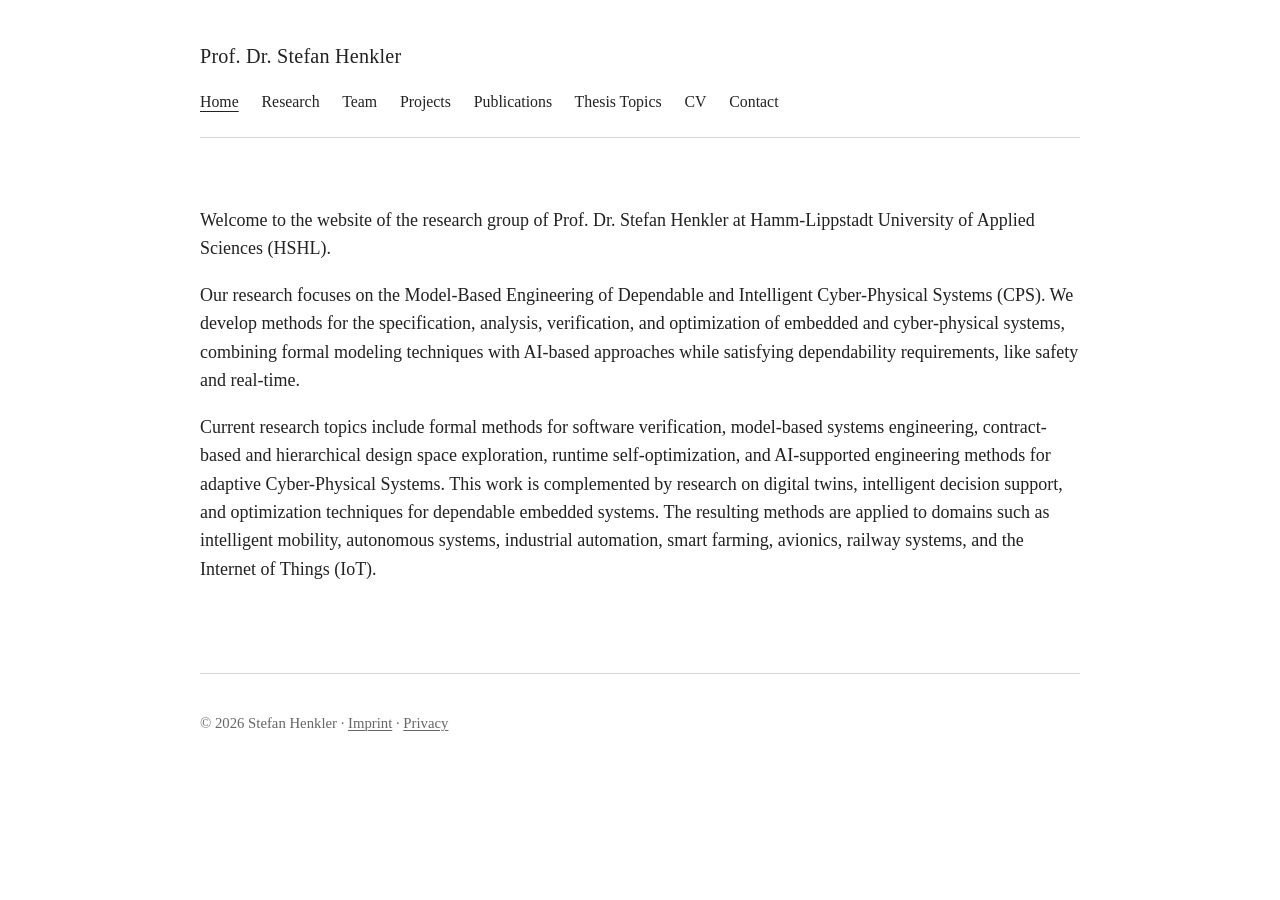
<file: index.html>
<!DOCTYPE html>
<html lang="en">
<head>
  <meta charset="utf-8">
  <meta name="viewport" content="width=device-width, initial-scale=1">
  <meta name="description" content="Research group of Prof. Dr. Stefan Henkler, focusing on model-based engineering of dependable and intelligent Cyber-Physical Systems.">
  <title>Home | Prof. Dr. Stefan Henkler – Research</title>
  <link rel="stylesheet" href="assets/css/style.css">
</head>
<body>
  <header>
    <p class="site-title"><a href="index.html">Prof. Dr. Stefan Henkler</a></p>
    <nav aria-label="Main navigation">
      <a href="index.html" aria-current="page">Home</a> <a href="research/">Research</a> <a href="team/">Team</a> <a href="projects/">Projects</a> <a href="publications/">Publications</a> <a href="thesis-topics/">Thesis Topics</a> <a href="cv/">CV</a> <a href="contact/">Contact</a>
    </nav>
  </header>

  <main>
    <p>
      Welcome to the website of the research group of Prof. Dr. Stefan Henkler at Hamm-Lippstadt University
      of Applied Sciences (HSHL).
    </p>

    <p>
      Our research focuses on the Model-Based Engineering of Dependable
      and Intelligent Cyber-Physical Systems (CPS).
      We develop methods for the specification, analysis, verification, and
      optimization of embedded and cyber-physical systems, combining formal
      modeling techniques with AI-based approaches while satisfying dependability requirements, like safety and real-time.
    </p>

    <p>
      Current research topics include formal methods for software verification,
      model-based systems engineering, contract-based and hierarchical design
      space exploration, runtime self-optimization, and AI-supported engineering
      methods for adaptive Cyber-Physical Systems. This work is complemented by
      research on digital twins, intelligent decision support, and optimization
      techniques for dependable embedded systems. The resulting methods are
      applied to domains such as intelligent mobility, autonomous systems,
      industrial automation, smart farming, avionics, railway systems, and the
      Internet of Things (IoT).
    </p>
  </main>

  <footer>
    <p>
      &copy; 2026 Stefan Henkler
      &middot; <a href="impressum.html">Imprint</a>
      &middot; <a href="datenschutz.html">Privacy</a>
    </p>
  </footer>
</body>
</html>
</file>
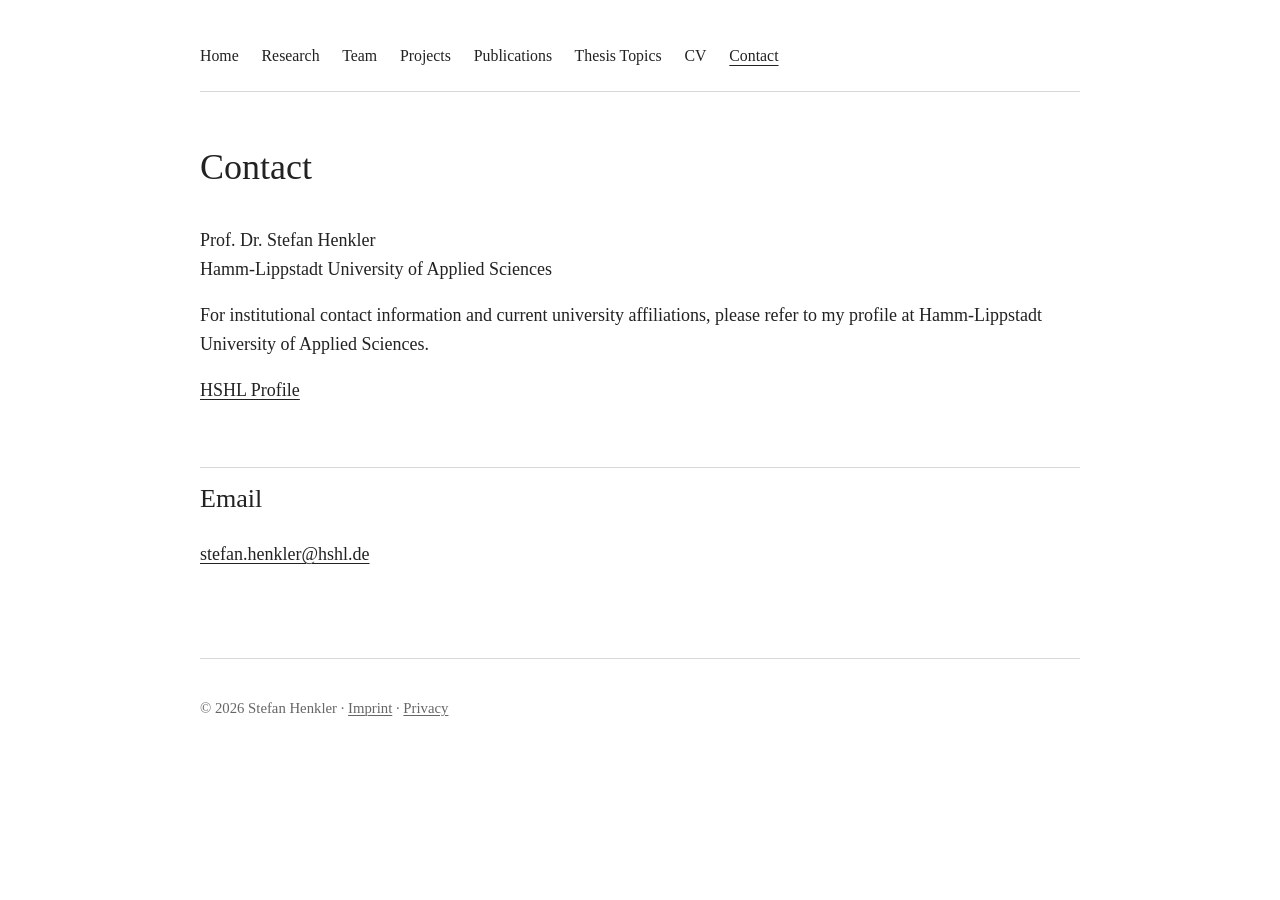
<file: contact/index.html>
<!DOCTYPE html>
<html lang="en">
<head>
  <meta charset="utf-8">
  <meta name="viewport" content="width=device-width, initial-scale=1">
  <meta name="description" content="Contact information for Prof. Dr. Stefan Henkler.">
  <title>Contact | Prof. Dr. Stefan Henkler</title>
  <link rel="stylesheet" href="../assets/css/style.css">
</head>
<body>
<header>
  <nav aria-label="Main navigation"><a href="../index.html">Home</a> <a href="../research/">Research</a> <a href="../team/">Team</a> <a href="../projects/">Projects</a> <a href="../publications/">Publications</a> <a href="../thesis-topics/">Thesis Topics</a> <a href="../cv/">CV</a> <a href="../contact/" aria-current="page">Contact</a></nav>
</header>

<main>
  <h1>Contact</h1>

  <p>Prof. Dr. Stefan Henkler<br>
  Hamm-Lippstadt University of Applied Sciences</p>

  <p>For institutional contact information and current university affiliations, please refer to my profile at Hamm-Lippstadt University of Applied Sciences.</p>

  <p><a href="https://www.hshl.de/personen/prof-dr-stefan-henkler">HSHL Profile</a></p>

  <h2>Email</h2>
  <p><a href="mailto:stefan.henkler@hshl.de">stefan.henkler@hshl.de</a></p>
</main>

<footer><p>&copy; 2026 Stefan Henkler &middot; <a href="../impressum.html">Imprint</a> &middot; <a href="../datenschutz.html">Privacy</a></p></footer>
</body>
</html>
</file>
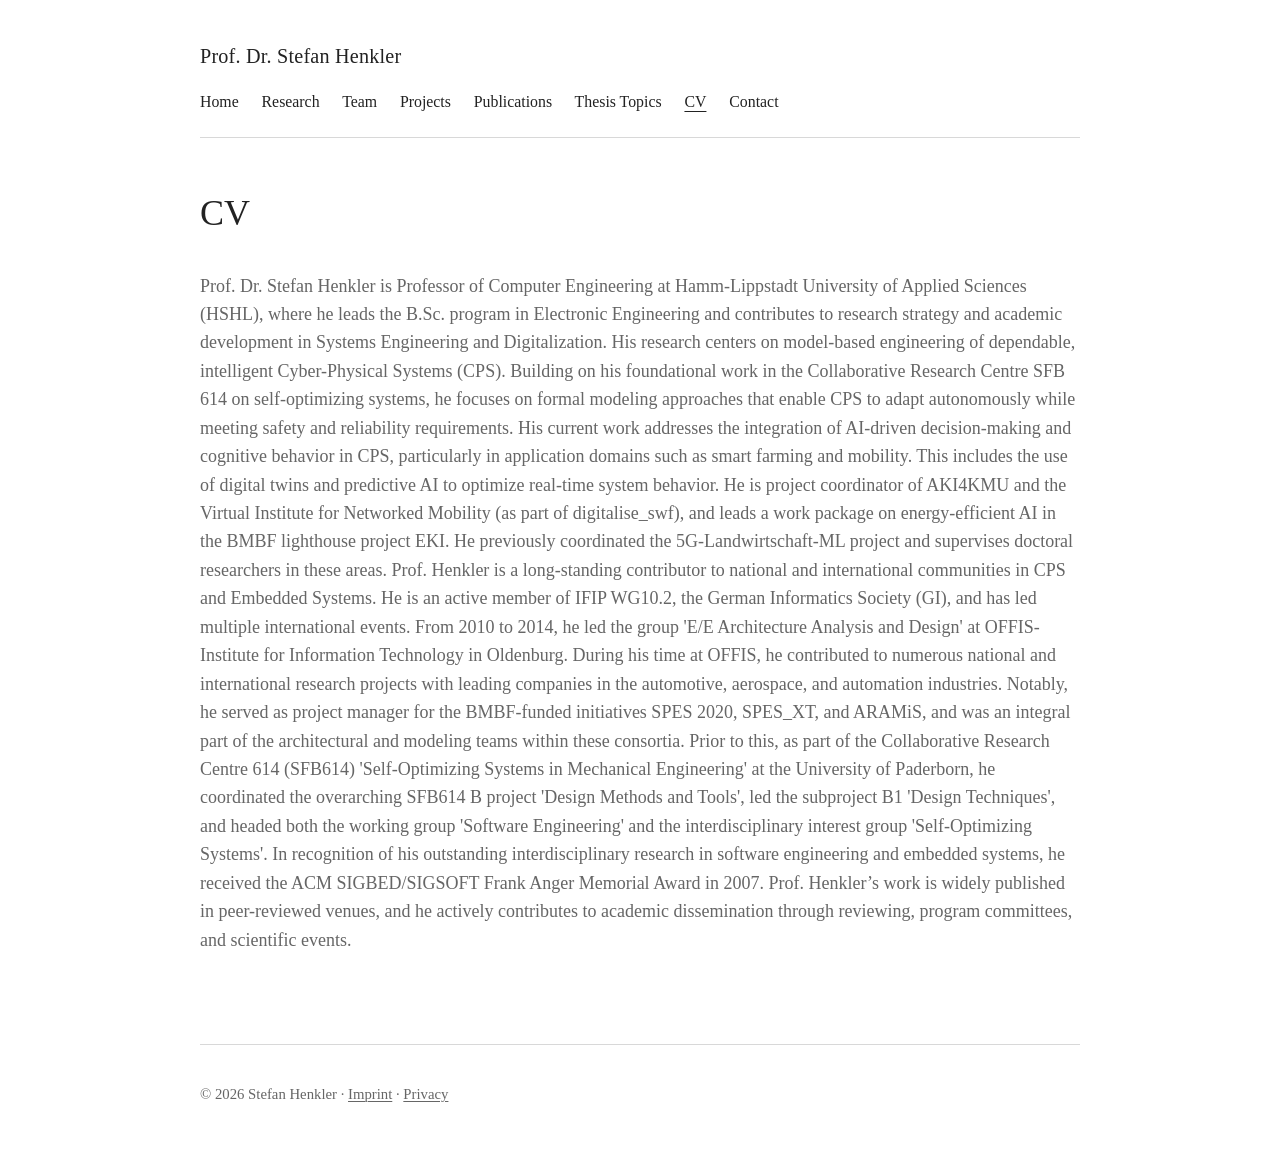
<file: cv/index.html>
<!DOCTYPE html>
<html lang="en">
<head>
  <meta charset="utf-8">
  <meta name="viewport" content="width=device-width, initial-scale=1">
  <meta name="description" content="Research of Prof. Dr. Stefan Henkler on model-based engineering of dependable and intelligent cyber-physical systems.">
  <title>CV | Prof. Dr. Stefan Henkler</title>
  <link rel="stylesheet" href="../assets/css/style.css">
</head>
<body>
<header>
  <p class="site-title"><a href="../index.html">Prof. Dr. Stefan Henkler</a></p>
  <nav aria-label="Main navigation"><a href="../index.html">Home</a> <a href="../research/">Research</a> <a href="../team/">Team</a> <a href="../projects/">Projects</a> <a href="../publications/">Publications</a> <a href="../thesis-topics/">Thesis Topics</a> <a href="../cv/" aria-current="page">CV</a> <a href="../contact/">Contact</a></nav>
</header>
<main>
  <h1>CV</h1>
  <p class="placeholder">Prof. Dr. Stefan Henkler is Professor of Computer Engineering at Hamm-Lippstadt University of Applied Sciences (HSHL), where he leads the B.Sc. program in Electronic Engineering and contributes to research strategy and academic development in Systems Engineering and Digitalization. His research centers on model-based engineering of dependable, intelligent Cyber-Physical Systems (CPS). Building on his foundational work in the Collaborative Research Centre SFB 614 on self-optimizing systems, he focuses on formal modeling approaches that enable CPS to adapt autonomously while meeting safety and reliability requirements. His current work addresses the integration of AI-driven decision-making and cognitive behavior in CPS, particularly in application domains such as smart farming and mobility. This includes the use of digital twins and predictive AI to optimize real-time system behavior. He is project coordinator of AKI4KMU and the Virtual Institute for Networked Mobility (as part of digitalise_swf), and leads a work package on energy-efficient AI in the BMBF lighthouse project EKI. He previously coordinated the 5G-Landwirtschaft-ML project and supervises doctoral researchers in these areas. Prof. Henkler is a long-standing contributor to national and international communities in CPS and Embedded Systems. He is an active member of IFIP WG10.2, the German Informatics Society (GI), and has led multiple international events. From 2010 to 2014, he led the group 'E/E Architecture Analysis and Design' at OFFIS-Institute for Information Technology in Oldenburg. During his time at OFFIS, he contributed to numerous national and international research projects with leading companies in the automotive, aerospace, and automation industries. Notably, he served as project manager for the BMBF-funded initiatives SPES 2020, SPES_XT, and ARAMiS, and was an integral part of the architectural and modeling teams within these consortia. Prior to this, as part of the Collaborative Research Centre 614 (SFB614) 'Self-Optimizing Systems in Mechanical Engineering' at the University of Paderborn, he coordinated the overarching SFB614 B project 'Design Methods and Tools', led the subproject B1 'Design Techniques', and headed both the working group 'Software Engineering' and the interdisciplinary interest group 'Self-Optimizing Systems'. In recognition of his outstanding interdisciplinary research in software engineering and embedded systems, he received the ACM SIGBED/SIGSOFT Frank Anger Memorial Award in 2007. Prof. Henkler’s work is widely published in peer-reviewed venues, and he actively contributes to academic dissemination through reviewing, program committees, and scientific events. </p>
</main>
<footer><p>&copy; 2026 Stefan Henkler &middot; <a href="../impressum.html">Imprint</a> &middot; <a href="../datenschutz.html">Privacy</a></p></footer>
</body>
</html>
</file>
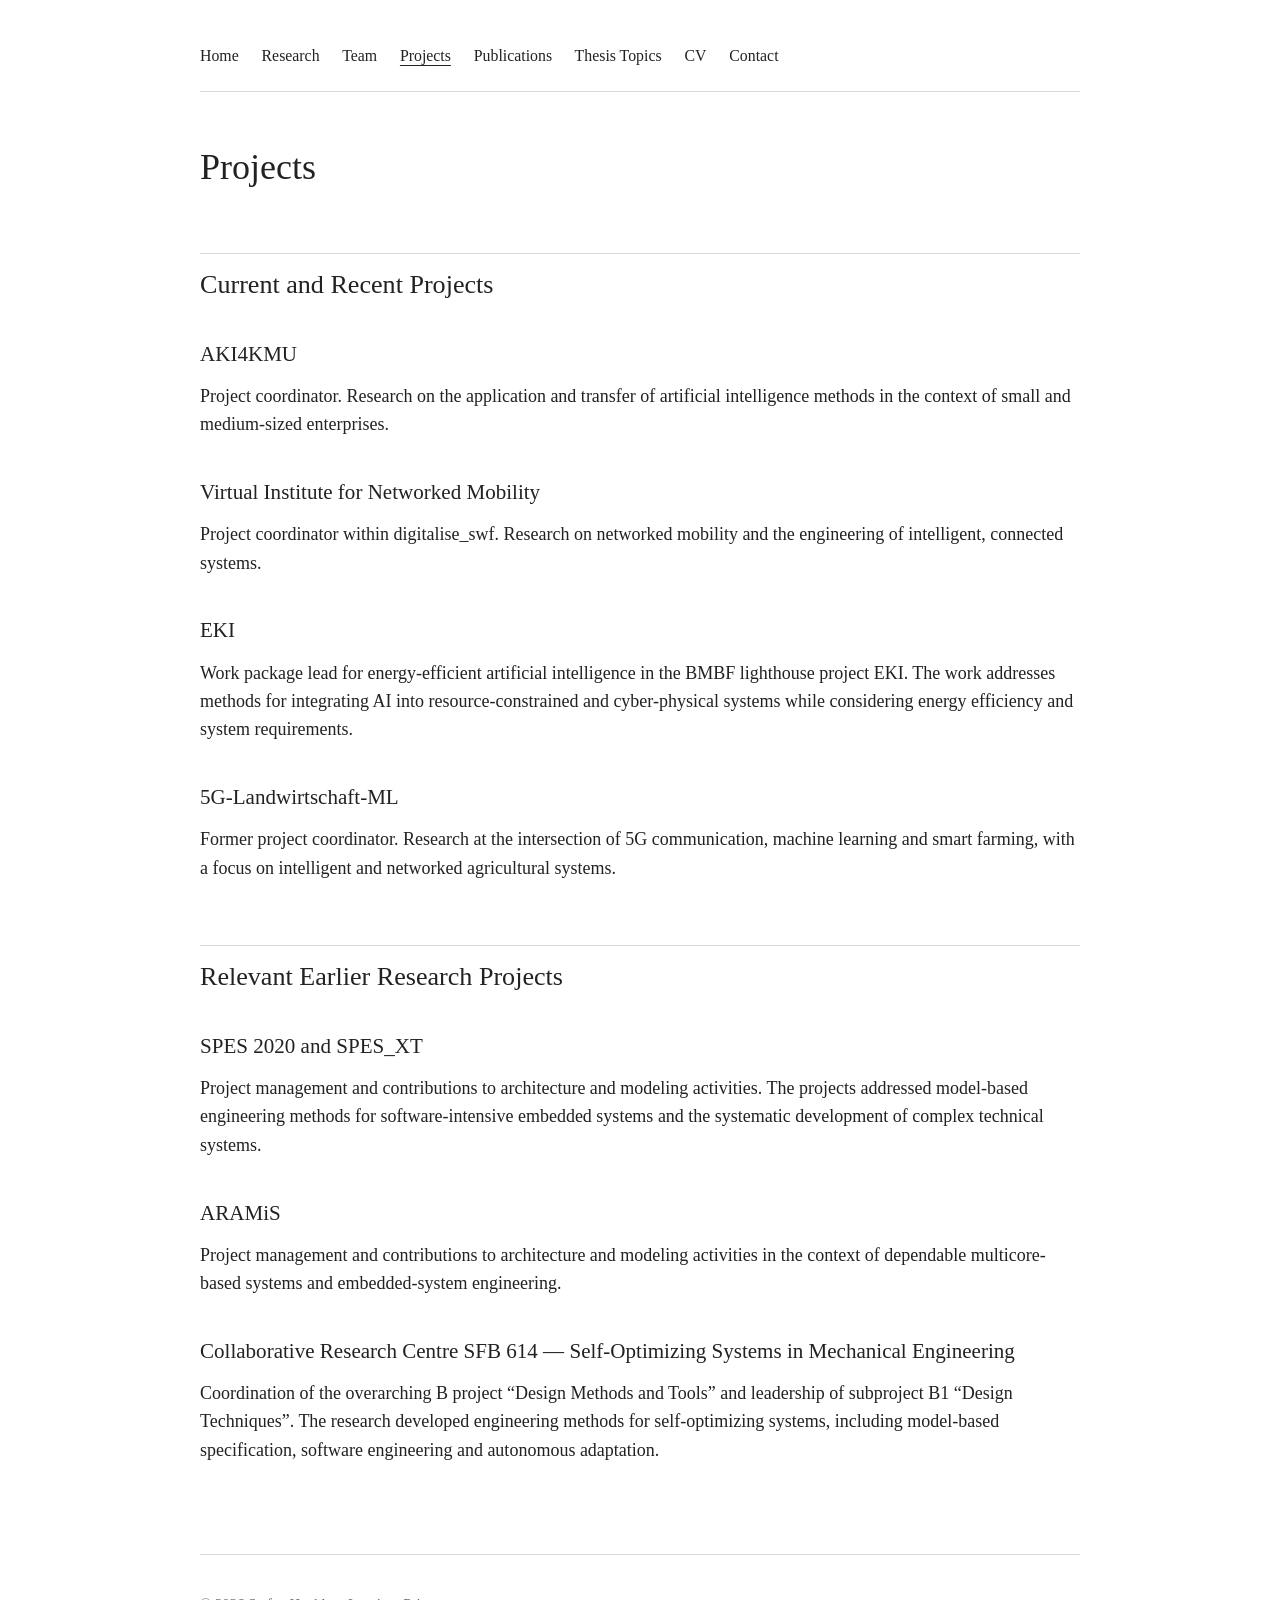
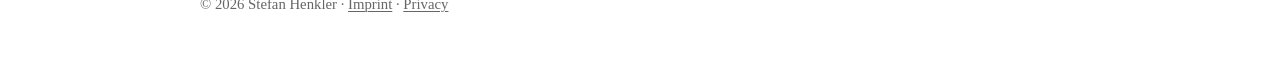
<file: projects/index.html>
<!DOCTYPE html>
<html lang="en">
<head>
  <meta charset="utf-8">
  <meta name="viewport" content="width=device-width, initial-scale=1">
  <meta name="description" content="Selected research projects of Prof. Dr. Stefan Henkler in model-based engineering, cyber-physical systems, artificial intelligence and digitalization.">
  <title>Projects | Prof. Dr. Stefan Henkler</title>
  <link rel="stylesheet" href="../assets/css/style.css">
</head>
<body>
<header>
  <nav aria-label="Main navigation"><a href="../index.html">Home</a> <a href="../research/">Research</a> <a href="../team/">Team</a> <a href="../projects/" aria-current="page">Projects</a> <a href="../publications/">Publications</a> <a href="../thesis-topics/">Thesis Topics</a> <a href="../cv/">CV</a> <a href="../contact/">Contact</a></nav>
</header>

<main>
  <h1>Projects</h1>

  <h2>Current and Recent Projects</h2>

  <h3>AKI4KMU</h3>
  <p>Project coordinator. Research on the application and transfer of artificial intelligence methods in the context of small and medium-sized enterprises.</p>

  <h3>Virtual Institute for Networked Mobility</h3>
  <p>Project coordinator within digitalise_swf. Research on networked mobility and the engineering of intelligent, connected systems.</p>

  <h3>EKI</h3>
  <p>Work package lead for energy-efficient artificial intelligence in the BMBF lighthouse project EKI. The work addresses methods for integrating AI into resource-constrained and cyber-physical systems while considering energy efficiency and system requirements.</p>

  <h3>5G-Landwirtschaft-ML</h3>
  <p>Former project coordinator. Research at the intersection of 5G communication, machine learning and smart farming, with a focus on intelligent and networked agricultural systems.</p>

  <h2>Relevant Earlier Research Projects</h2>

  <h3>SPES 2020 and SPES_XT</h3>
  <p>Project management and contributions to architecture and modeling activities. The projects addressed model-based engineering methods for software-intensive embedded systems and the systematic development of complex technical systems.</p>

  <h3>ARAMiS</h3>
  <p>Project management and contributions to architecture and modeling activities in the context of dependable multicore-based systems and embedded-system engineering.</p>

  <h3>Collaborative Research Centre SFB 614 — Self-Optimizing Systems in Mechanical Engineering</h3>
  <p>Coordination of the overarching B project “Design Methods and Tools” and leadership of subproject B1 “Design Techniques”. The research developed engineering methods for self-optimizing systems, including model-based specification, software engineering and autonomous adaptation.</p>
</main>

<footer><p>&copy; 2026 Stefan Henkler &middot; <a href="../impressum.html">Imprint</a> &middot; <a href="../datenschutz.html">Privacy</a></p></footer>
</body>
</html>
</file>
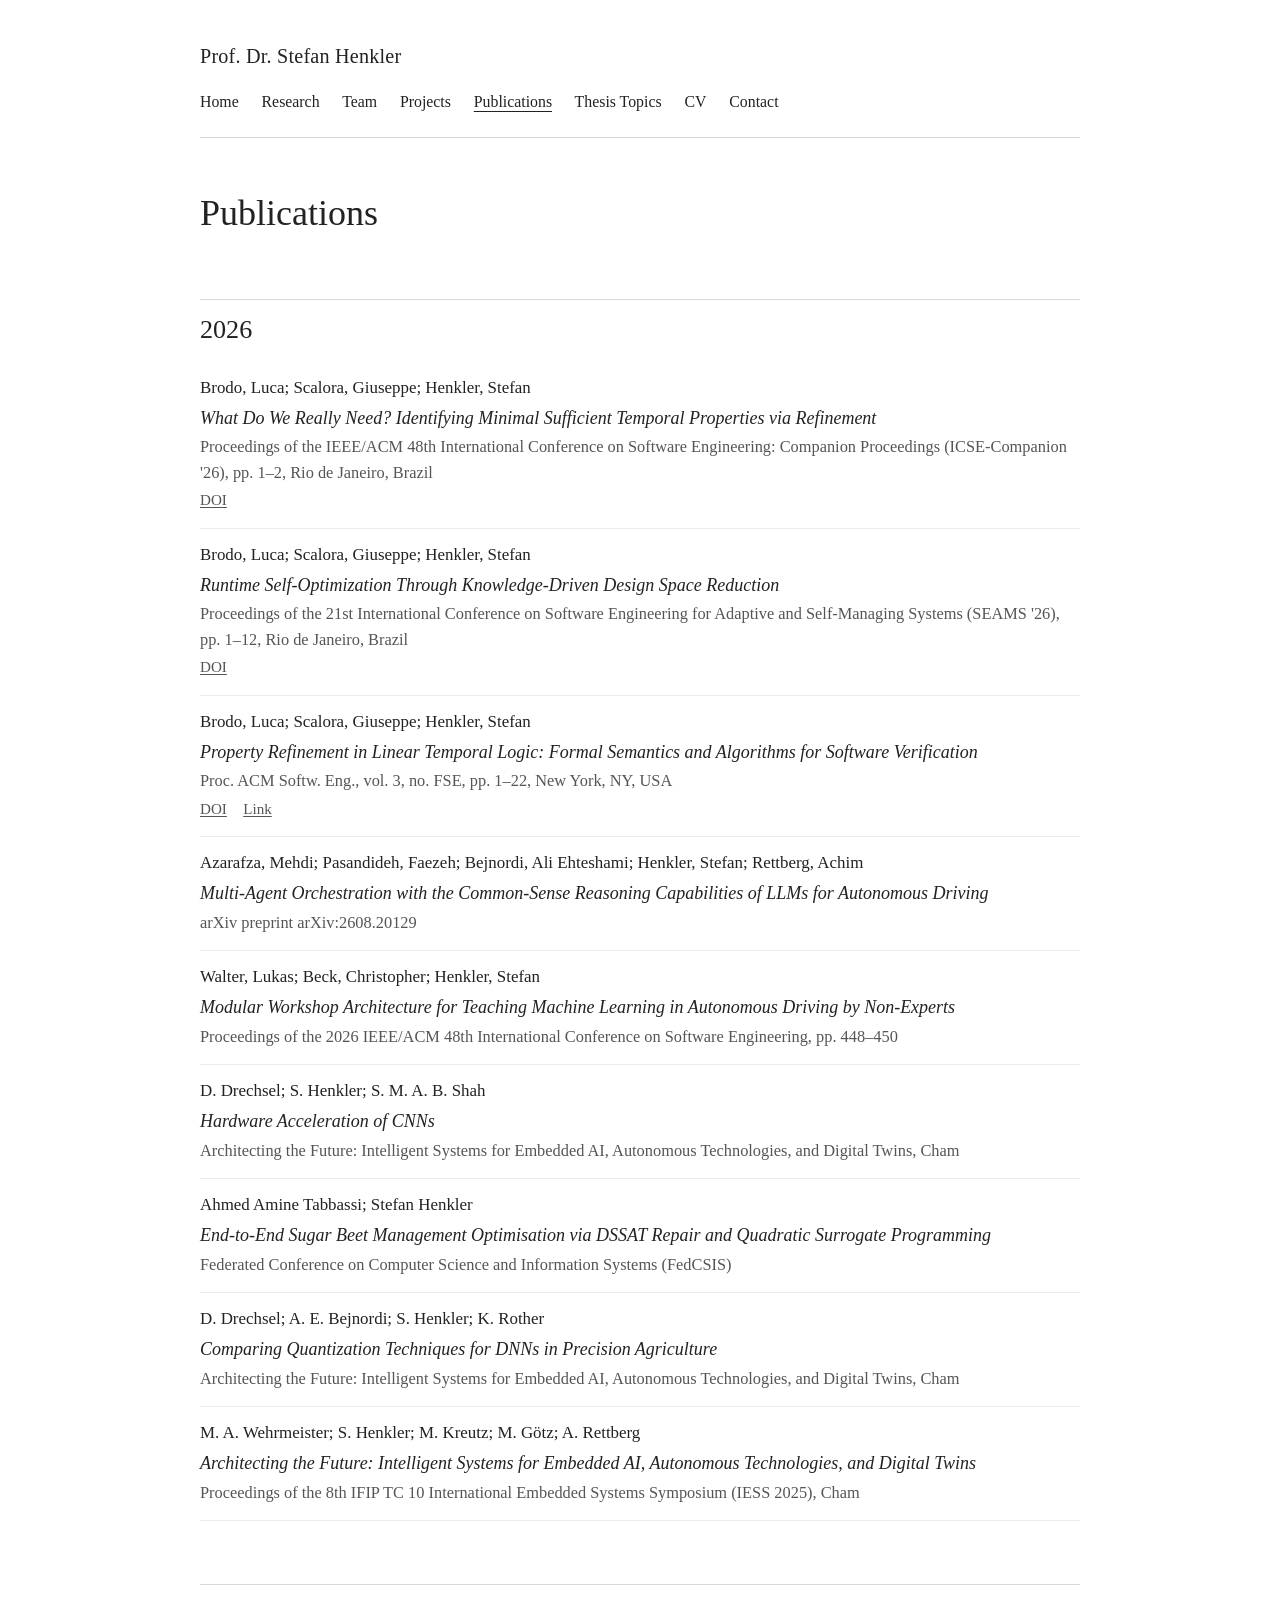
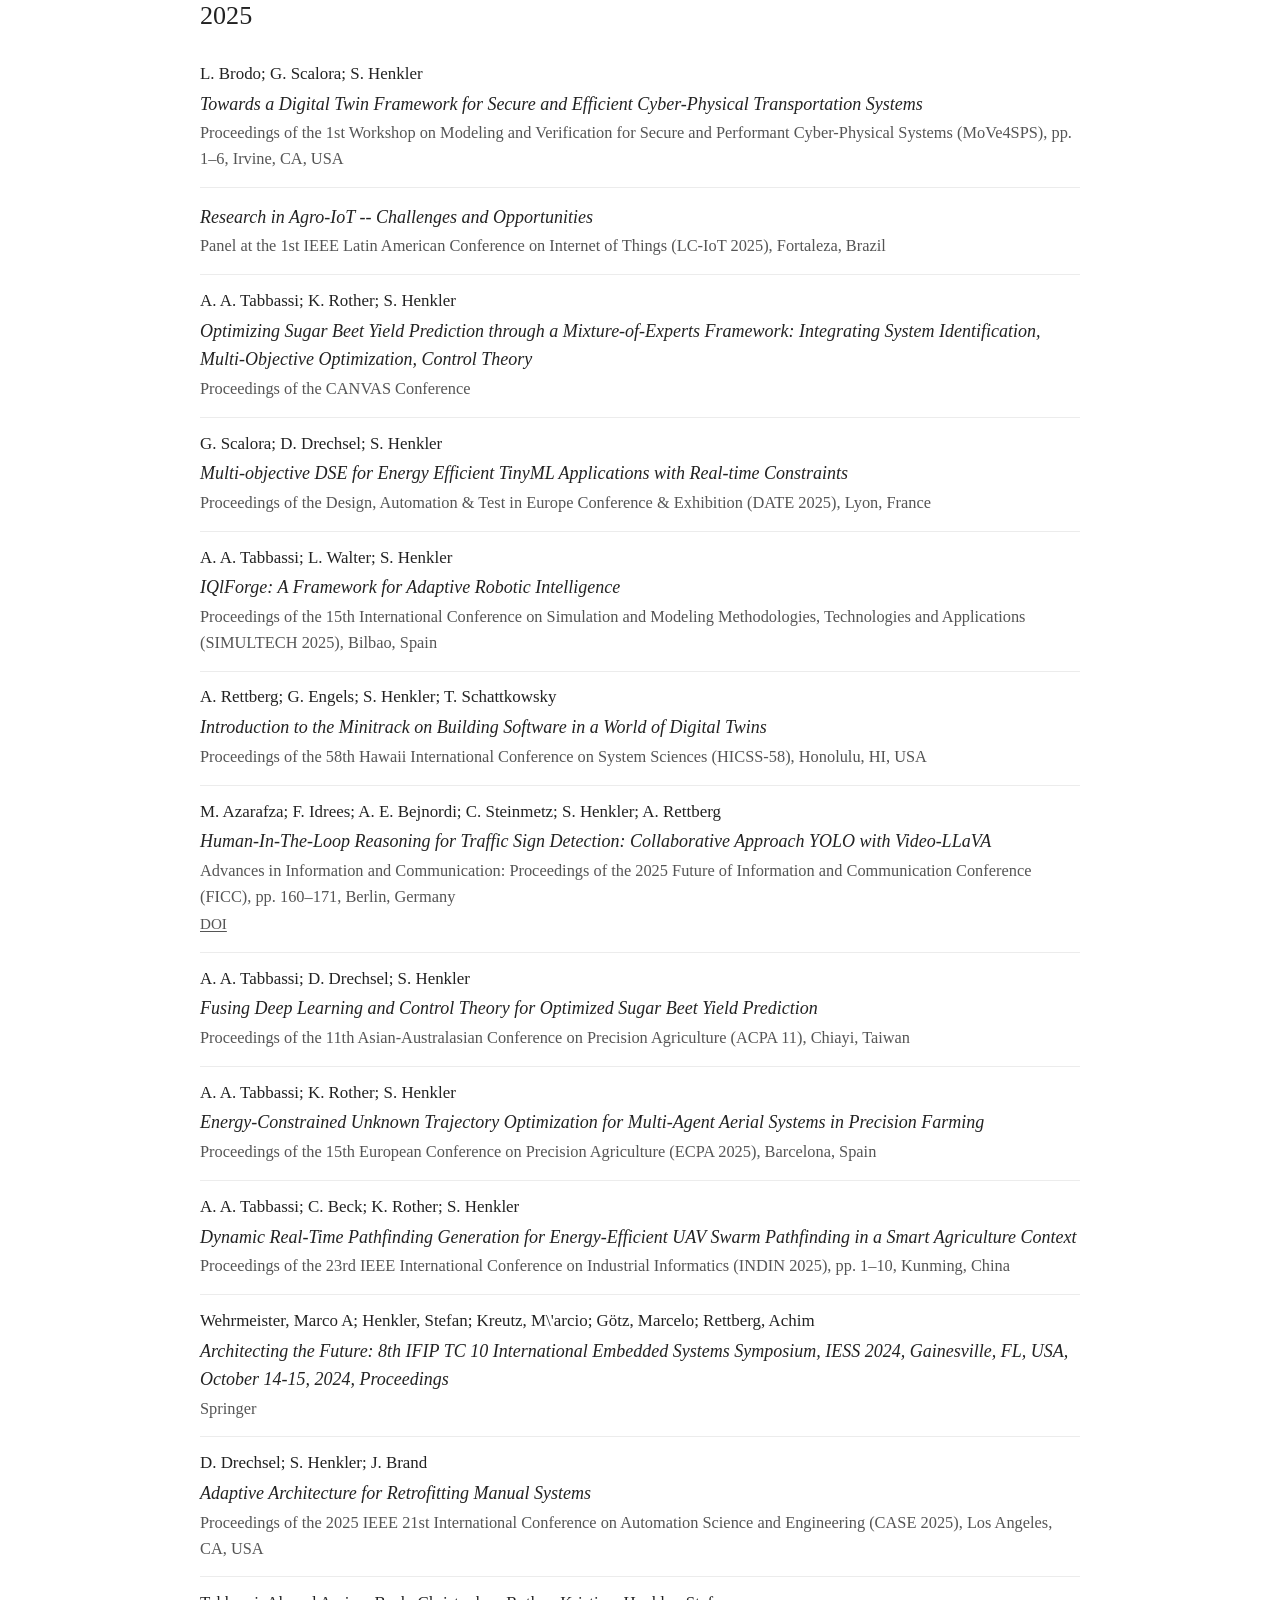
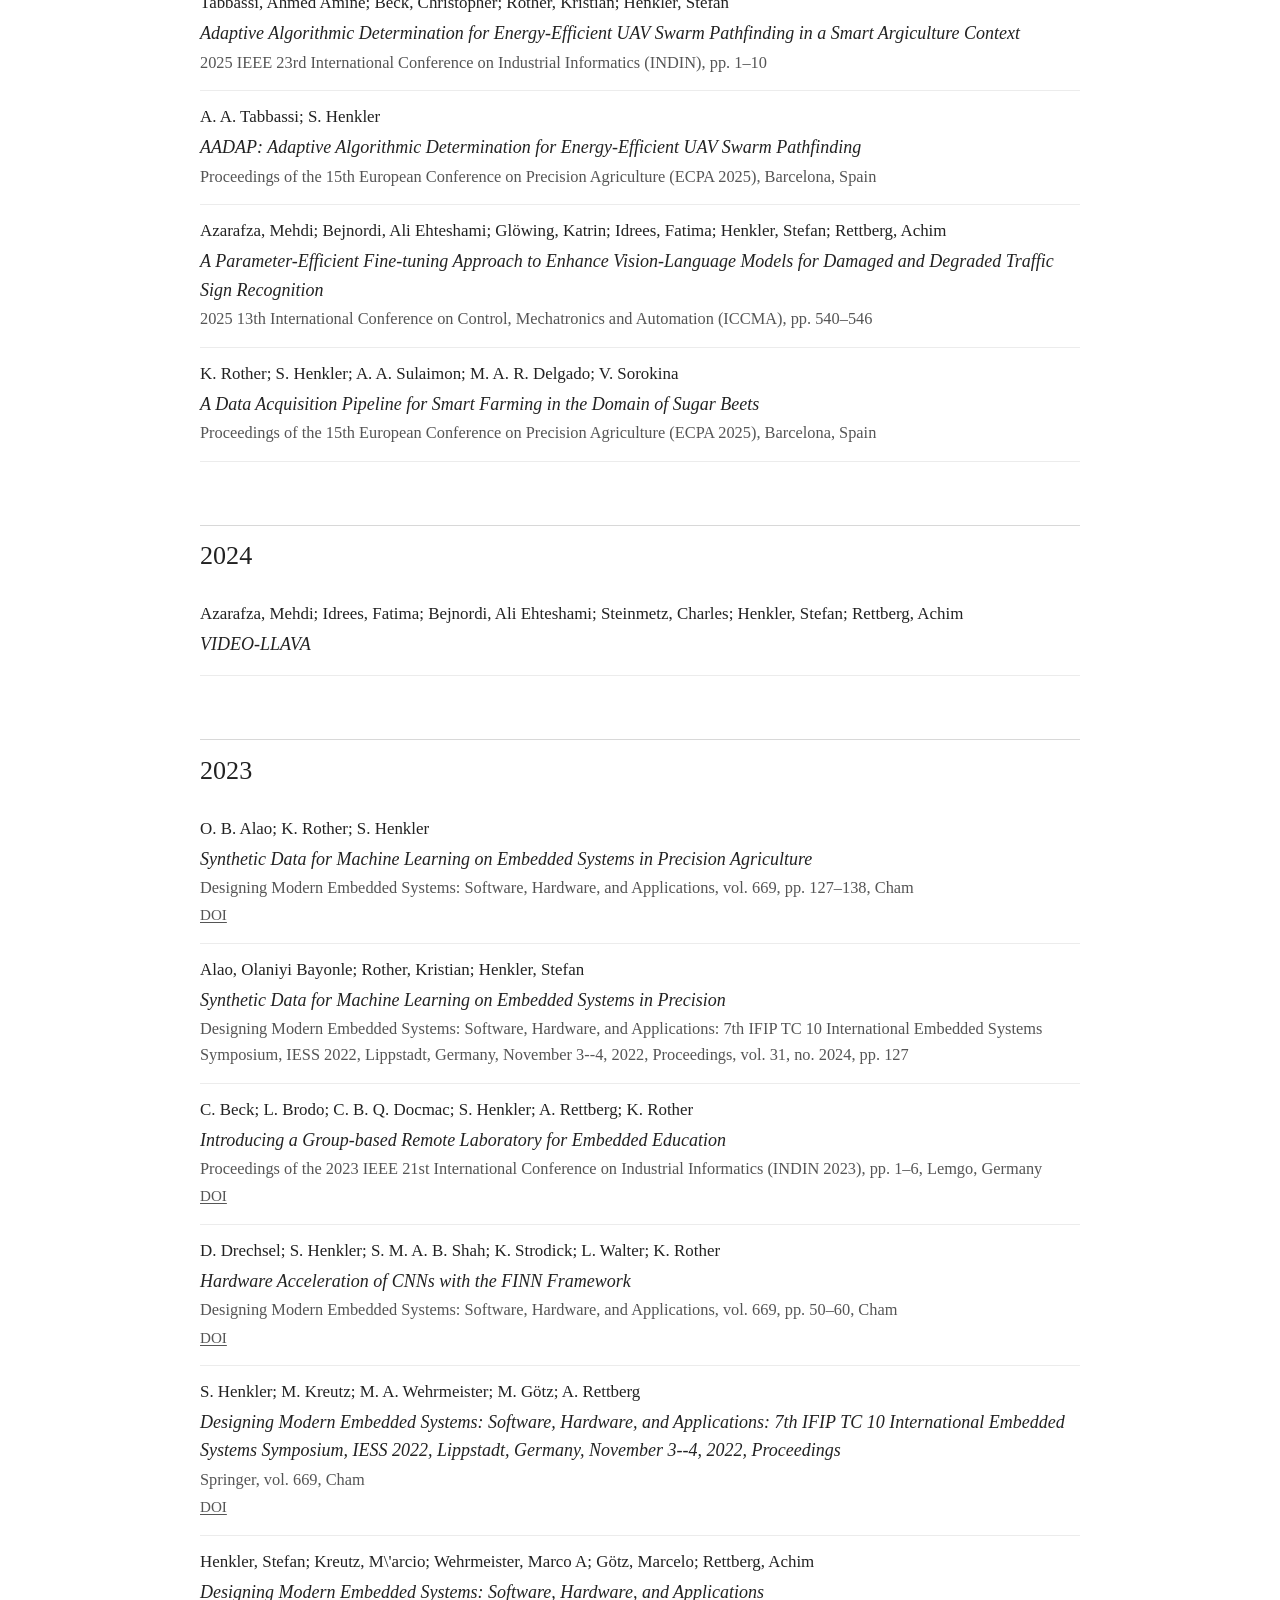
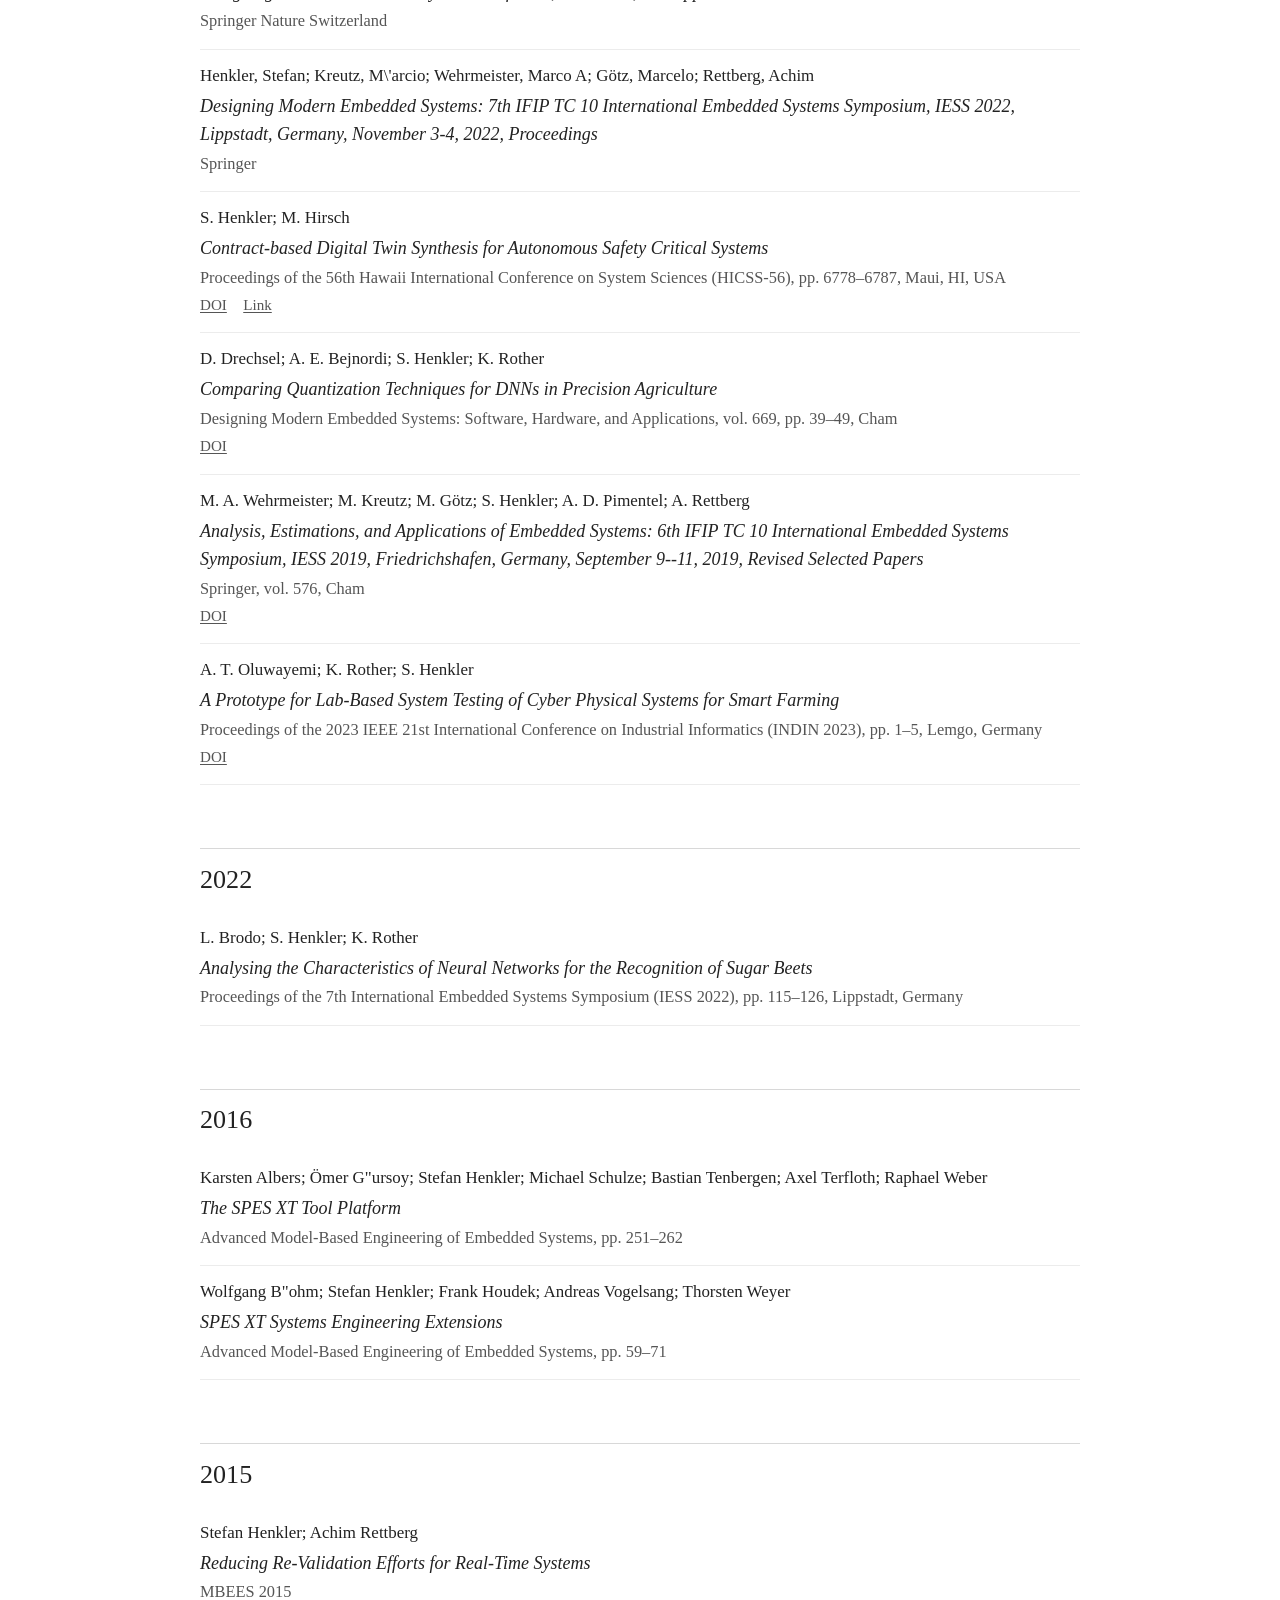
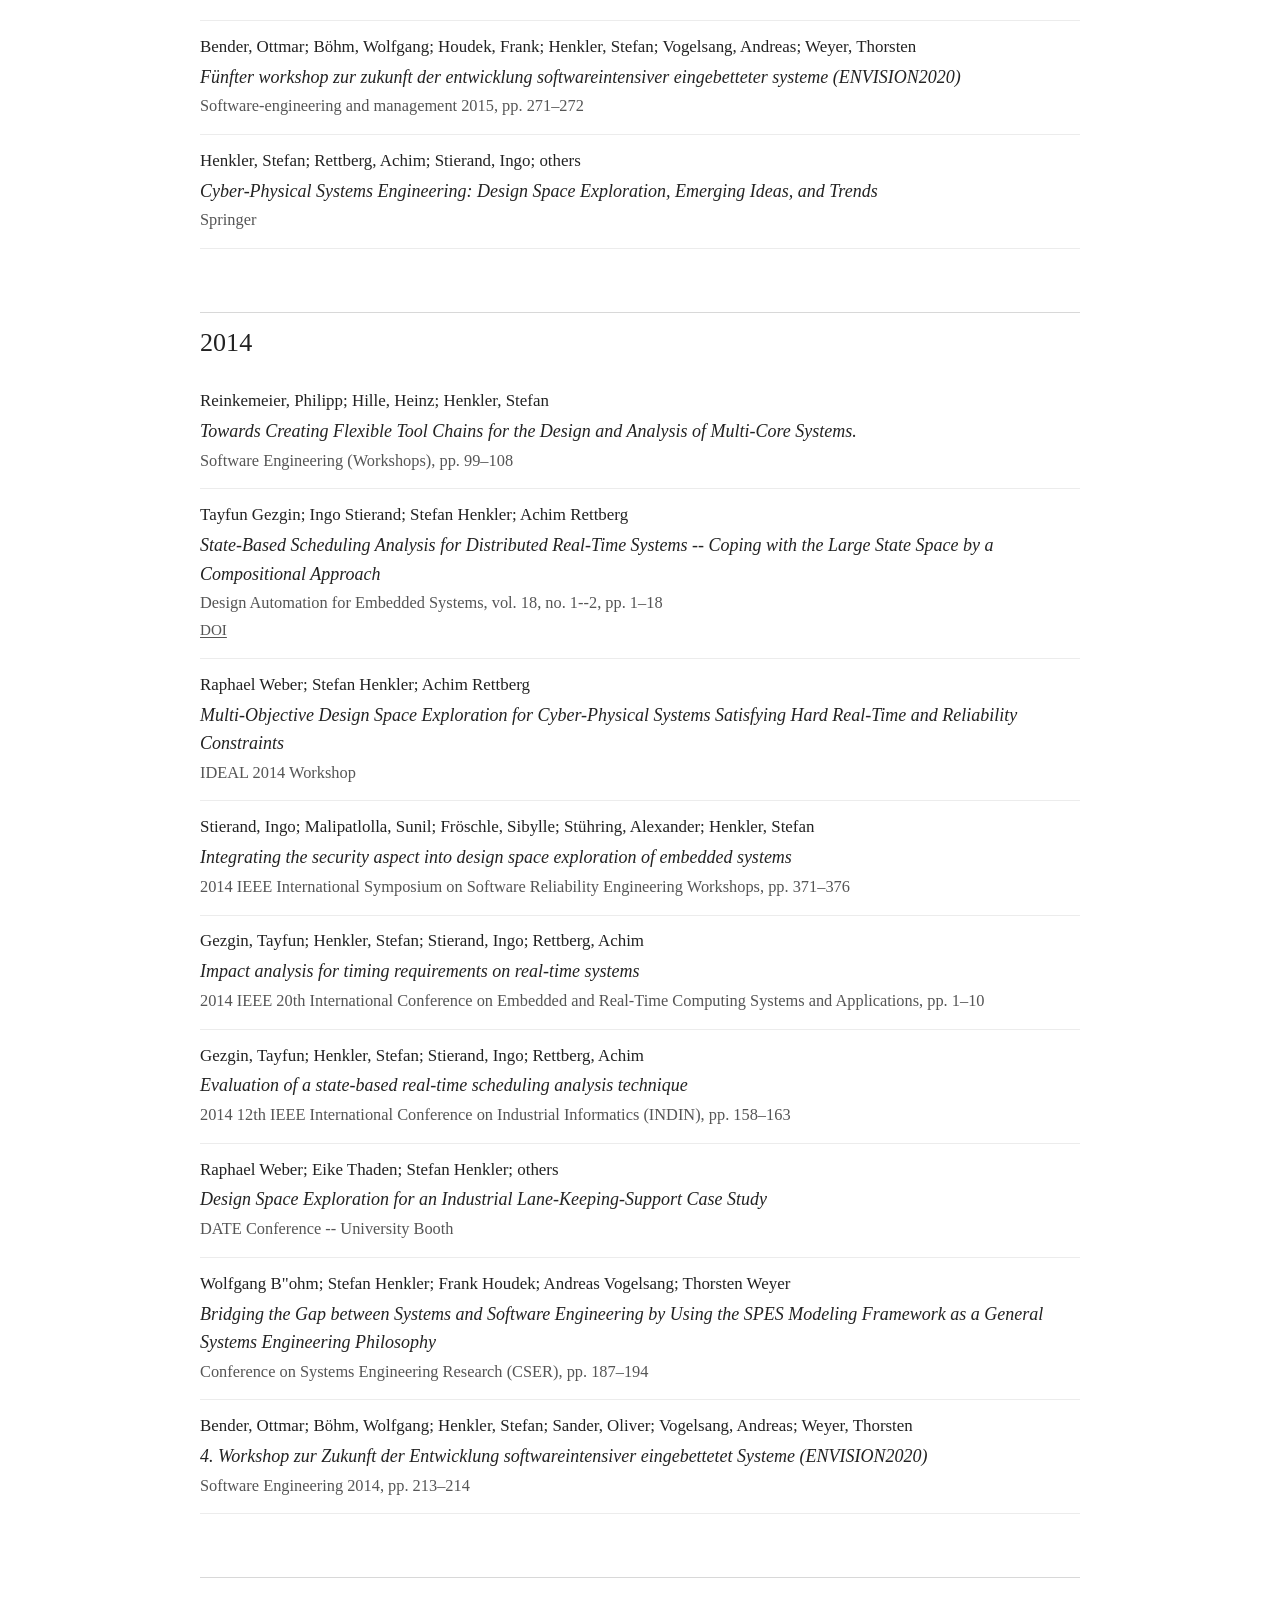
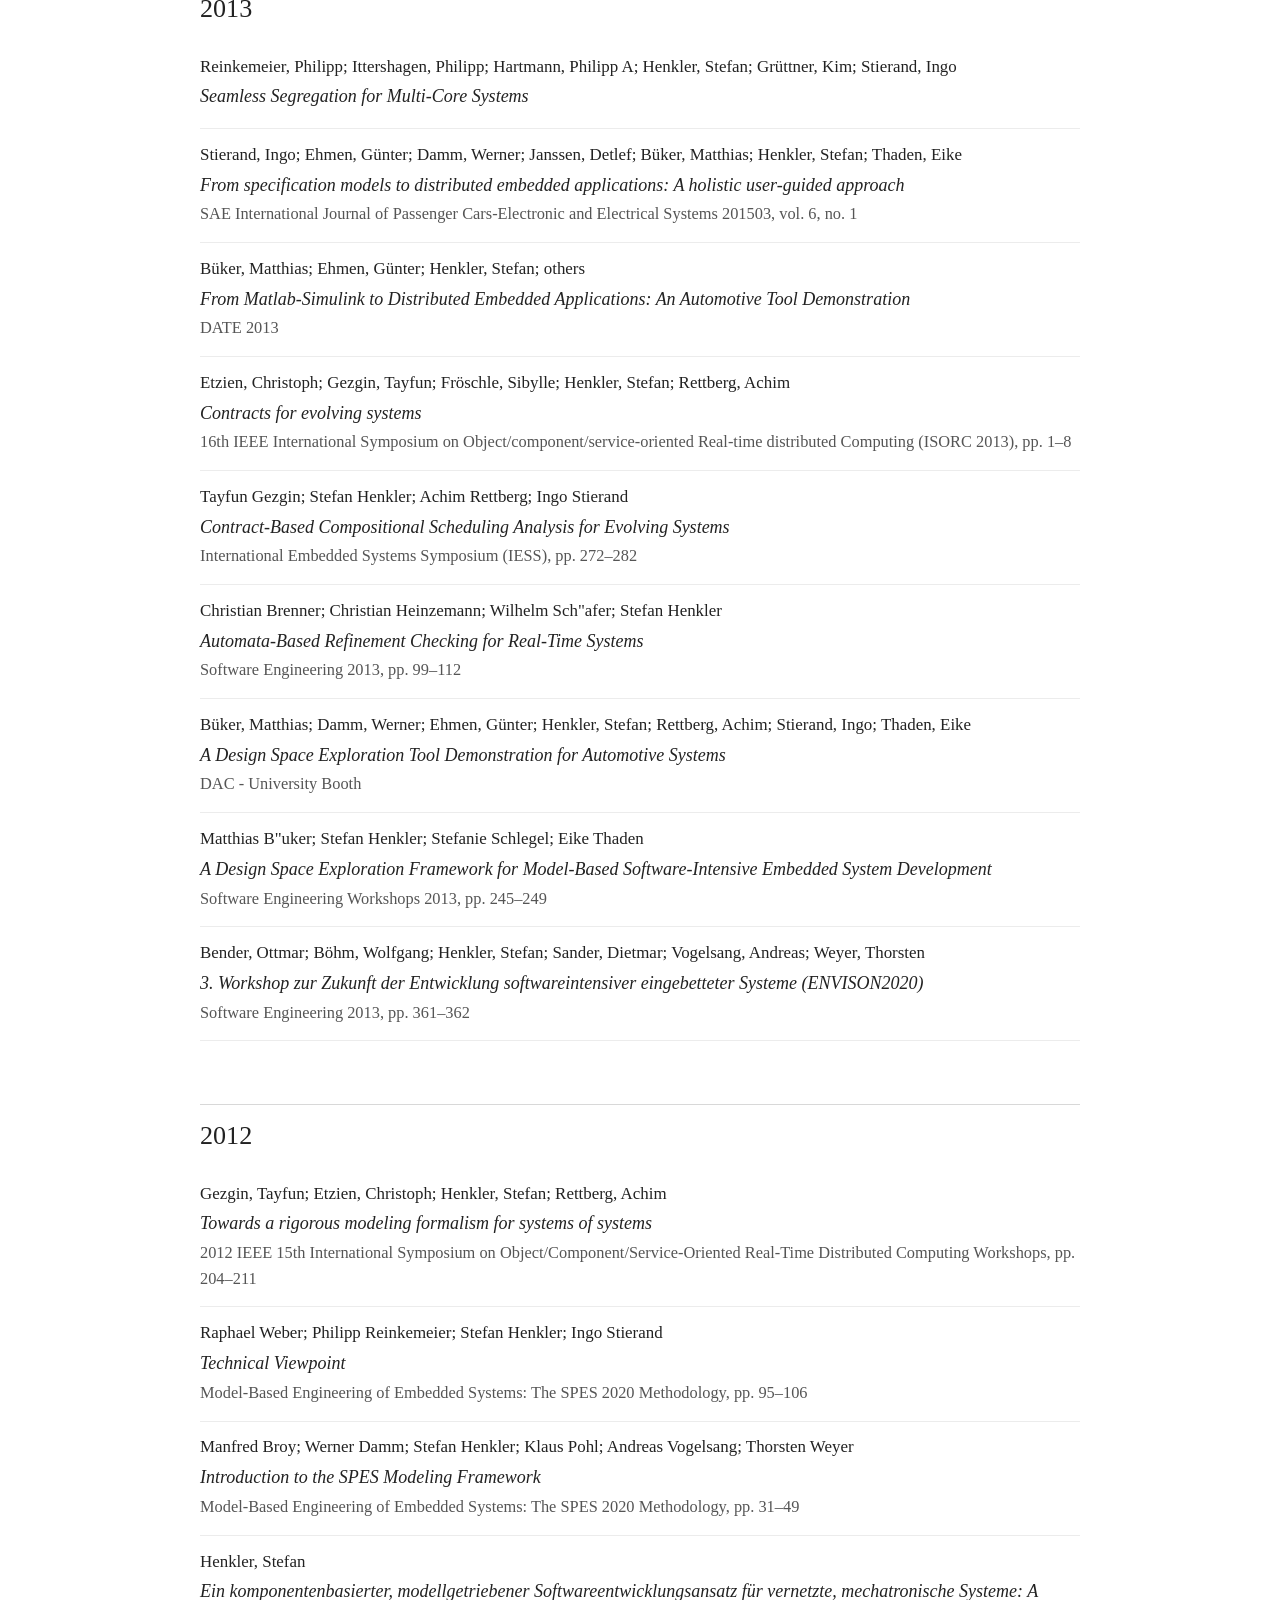
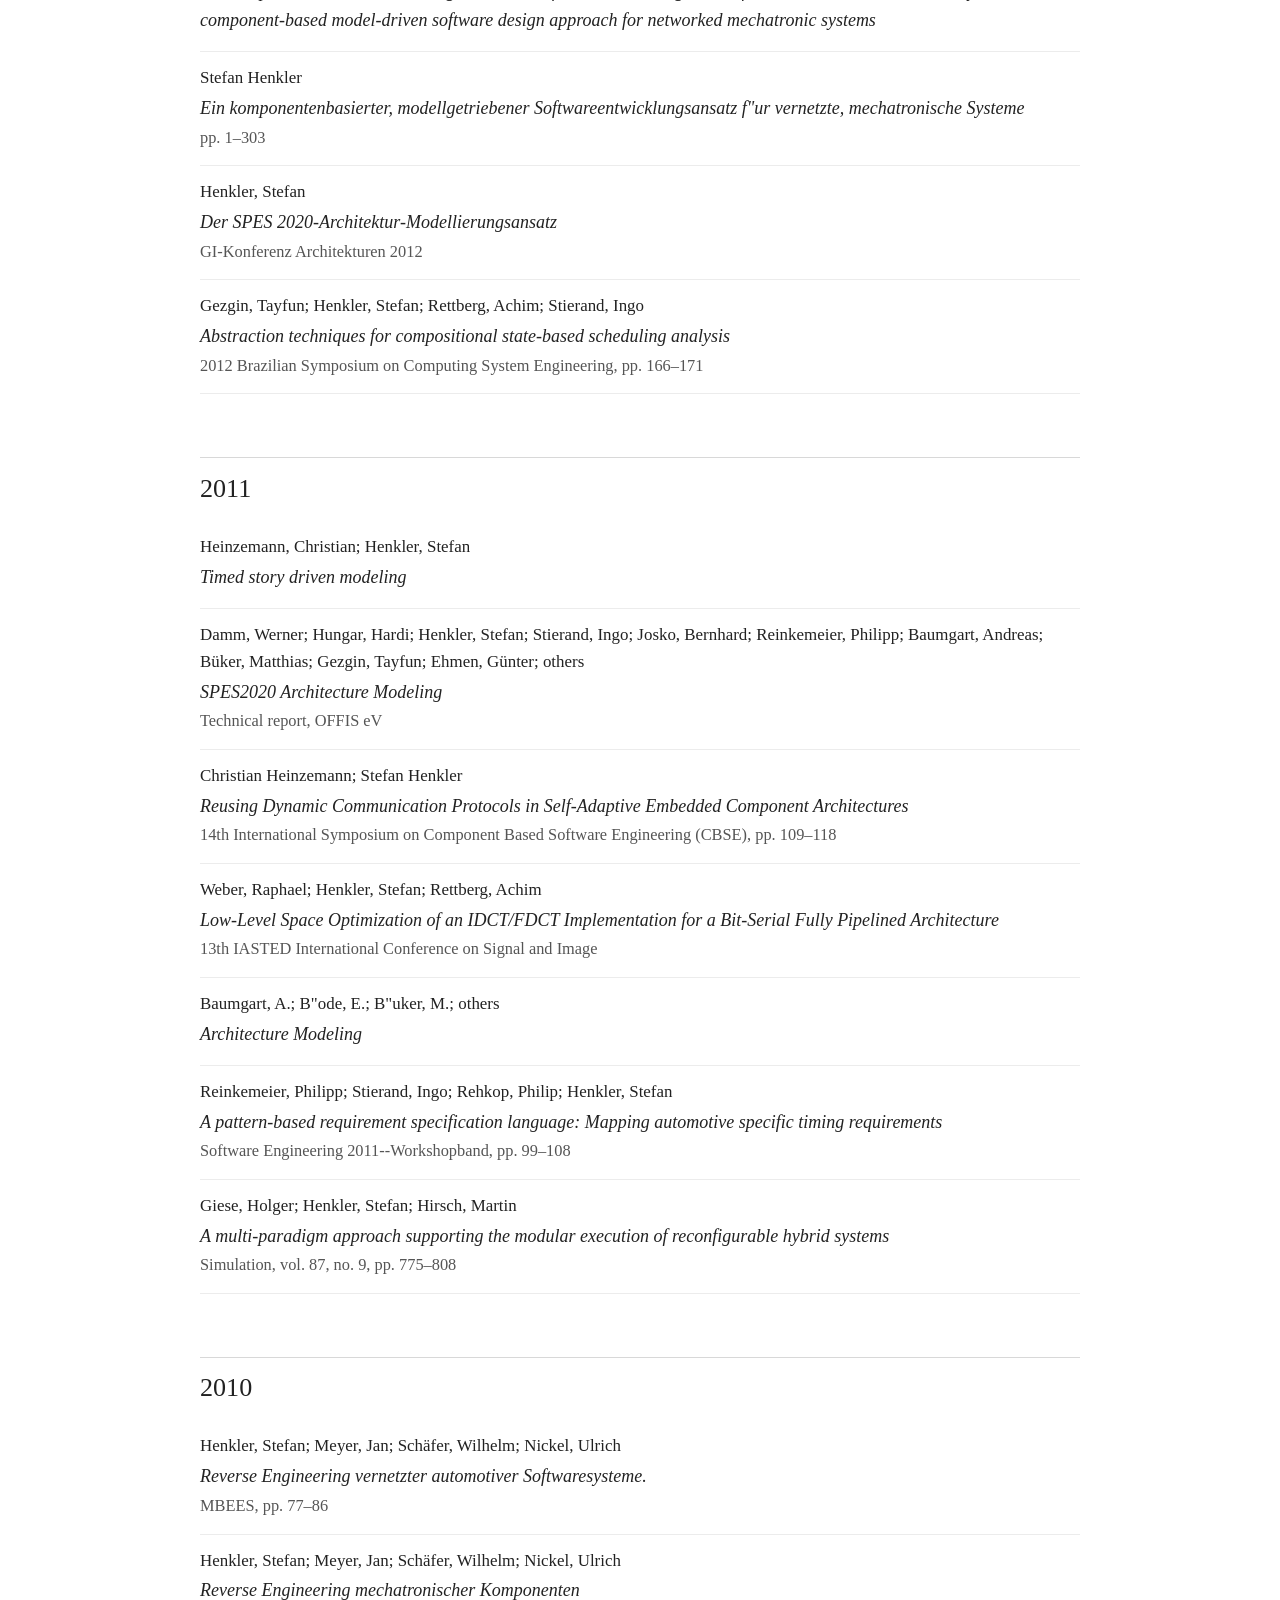
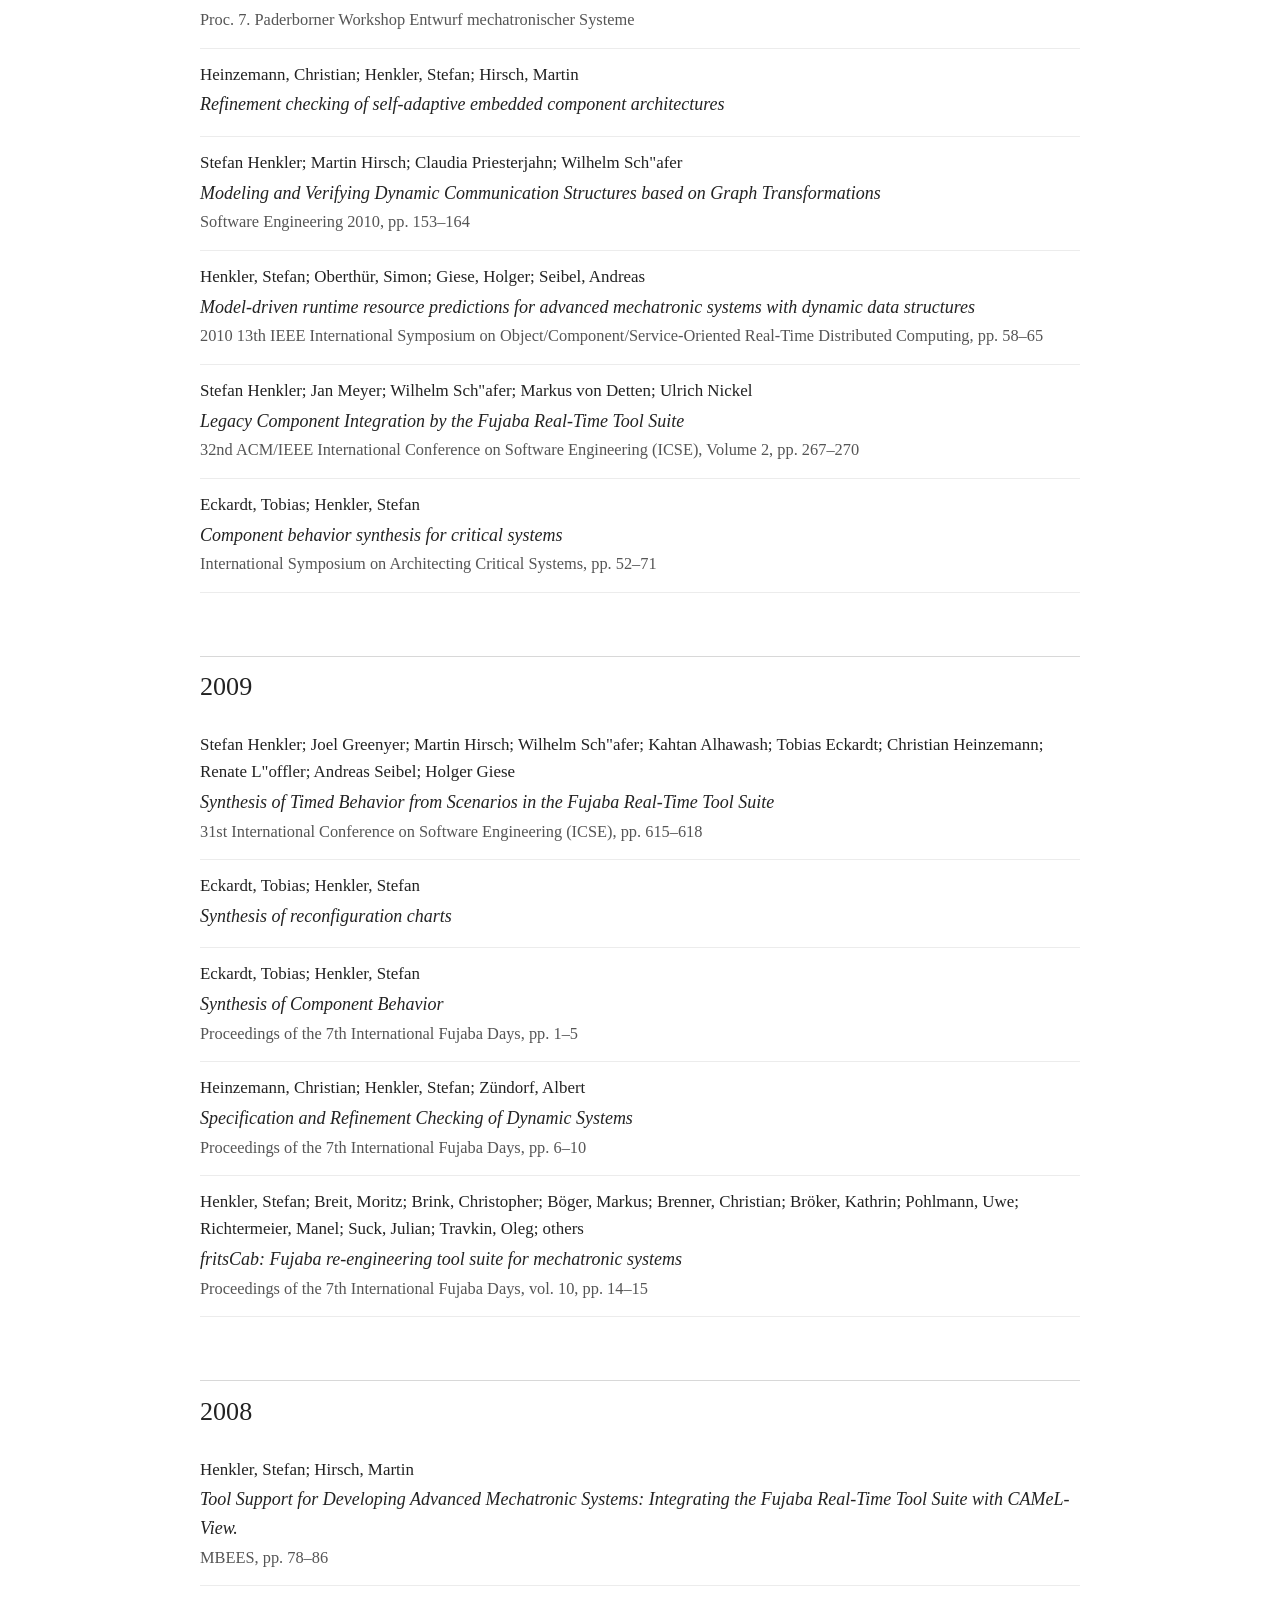
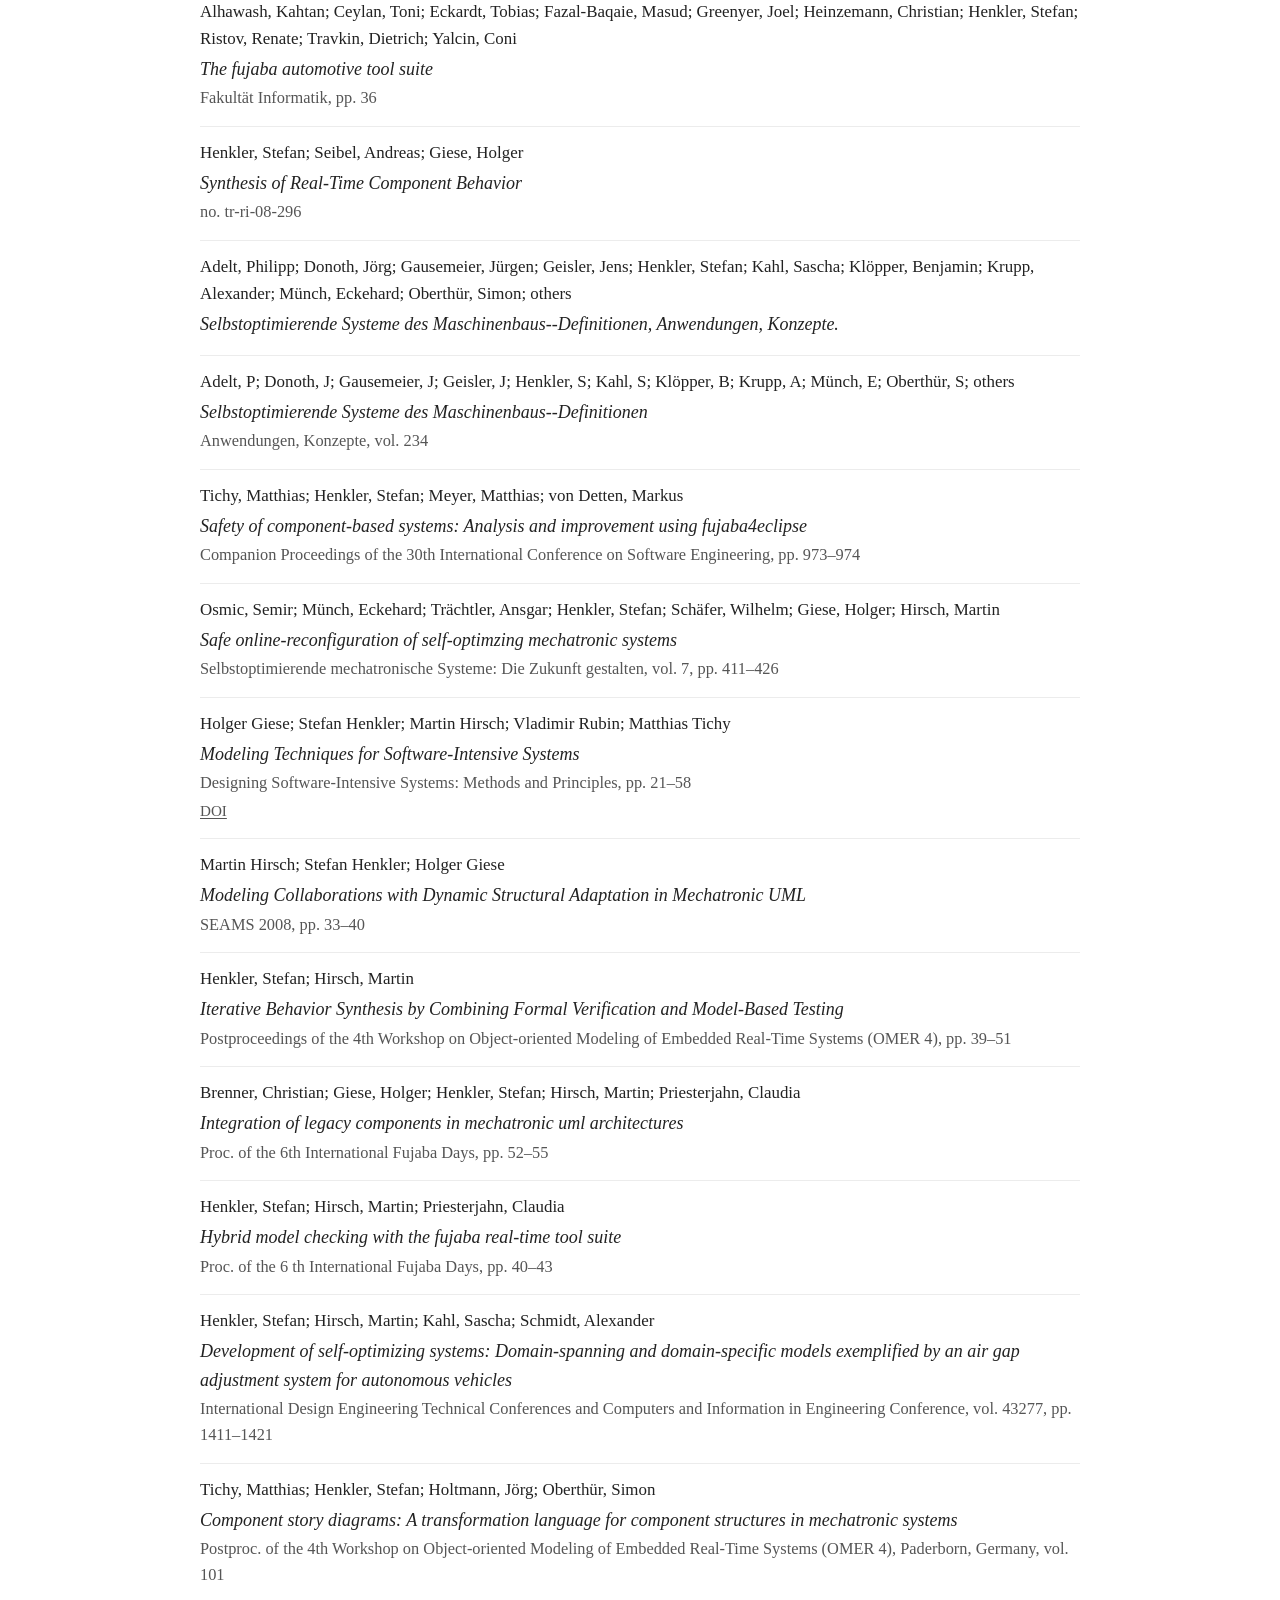
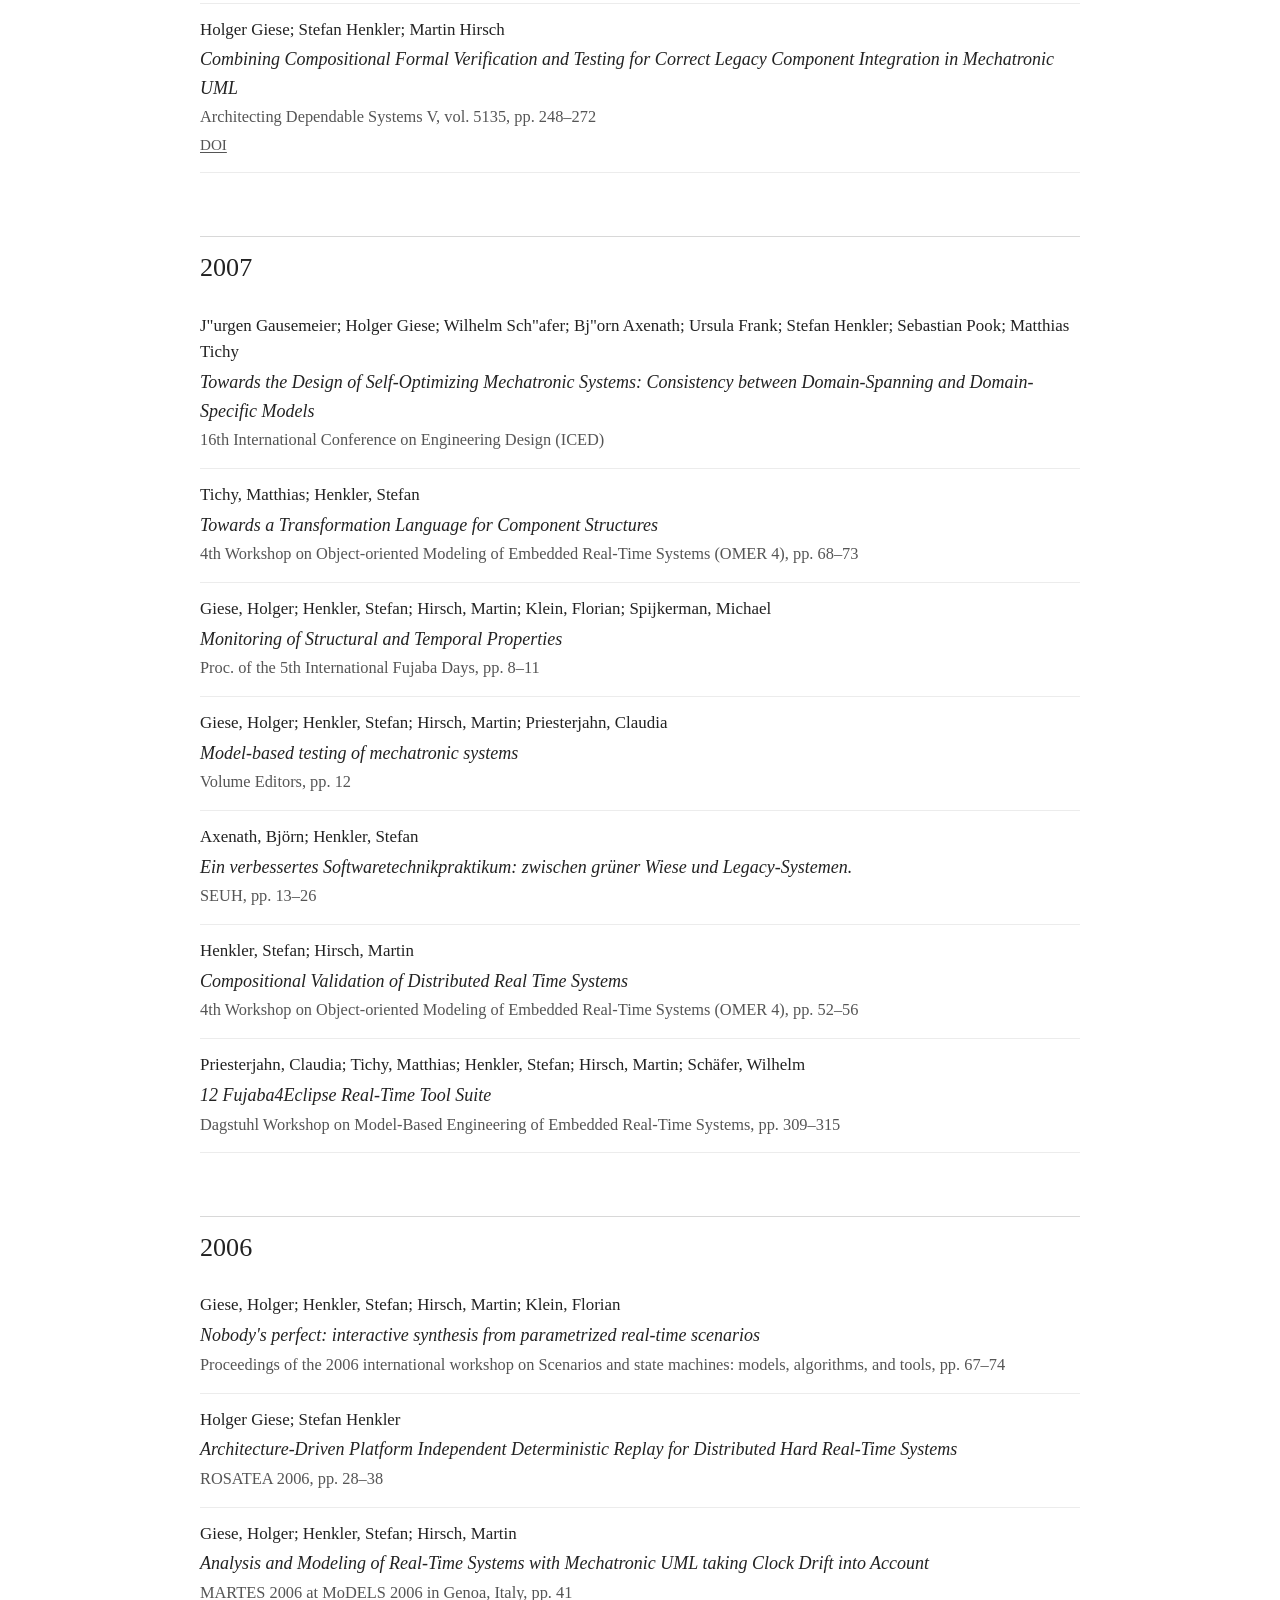
<file: publications/index.html>
<!DOCTYPE html>
<html lang="en">
<head>
  <meta charset="utf-8">
  <meta name="viewport" content="width=device-width, initial-scale=1">
  <meta name="description" content="Research of Prof. Dr. Stefan Henkler on model-based engineering of dependable and intelligent cyber-physical systems.">
  <title>Publications | Prof. Dr. Stefan Henkler</title>
  <link rel="stylesheet" href="../assets/css/style.css">
</head>
<body>
<header>
  <p class="site-title"><a href="../index.html">Prof. Dr. Stefan Henkler</a></p>
  <nav aria-label="Main navigation"><a href="../index.html">Home</a> <a href="../research/">Research</a> <a href="../team/">Team</a> <a href="../projects/">Projects</a> <a href="../publications/" aria-current="page">Publications</a> <a href="../thesis-topics/">Thesis Topics</a> <a href="../cv/">CV</a> <a href="../contact/">Contact</a></nav>
</header>
<main>
  <h1>Publications</h1>
  <!-- PUBLICATIONS:START -->
<section class="year-group" aria-labelledby="year-2026"><h2 id="year-2026">2026</h2>
<article class="publication" id="pub-BrodoScaloraHenkler2026MinimalTemporalProperties" data-bibkey="BrodoScaloraHenkler2026MinimalTemporalProperties">
<p class="authors">Brodo, Luca; Scalora, Giuseppe; Henkler, Stefan</p>
<p class="title"><cite>What Do We Really Need? Identifying Minimal Sufficient Temporal Properties via Refinement</cite></p>
<p class="venue">Proceedings of the IEEE/ACM 48th International Conference on Software Engineering: Companion Proceedings (ICSE-Companion &#x27;26), pp. 1–2, Rio de Janeiro, Brazil</p>
<p class="links"><a href="https://doi.org/10.1145/3774748.3795661">DOI</a></p>
</article>
<article class="publication" id="pub-BrodoScaloraHenkler2026RuntimeSelfOptimization" data-bibkey="BrodoScaloraHenkler2026RuntimeSelfOptimization">
<p class="authors">Brodo, Luca; Scalora, Giuseppe; Henkler, Stefan</p>
<p class="title"><cite>Runtime Self-Optimization Through Knowledge-Driven Design Space Reduction</cite></p>
<p class="venue">Proceedings of the 21st International Conference on Software Engineering for Adaptive and Self-Managing Systems (SEAMS &#x27;26), pp. 1–12, Rio de Janeiro, Brazil</p>
<p class="links"><a href="https://doi.org/10.1145/3788550.3794861">DOI</a></p>
</article>
<article class="publication" id="pub-10.1145-3808127" data-bibkey="10.1145/3808127">
<p class="authors">Brodo, Luca; Scalora, Giuseppe; Henkler, Stefan</p>
<p class="title"><cite>Property Refinement in Linear Temporal Logic: Formal Semantics and Algorithms for Software Verification</cite></p>
<p class="venue">Proc. ACM Softw. Eng., vol. 3, no. FSE, pp. 1–22, New York, NY, USA</p>
<p class="links"><a href="https://doi.org/10.1145/3808127">DOI</a> <a href="https://doi.org/10.1145/3808127">Link</a></p>
</article>
<article class="publication" id="pub-azarafza2026multi" data-bibkey="azarafza2026multi">
<p class="authors">Azarafza, Mehdi; Pasandideh, Faezeh; Bejnordi, Ali Ehteshami; Henkler, Stefan; Rettberg, Achim</p>
<p class="title"><cite>Multi-Agent Orchestration with the Common-Sense Reasoning Capabilities of LLMs for Autonomous Driving</cite></p>
<p class="venue">arXiv preprint arXiv:2608.20129</p>
</article>
<article class="publication" id="pub-walter2026modular" data-bibkey="walter2026modular">
<p class="authors">Walter, Lukas; Beck, Christopher; Henkler, Stefan</p>
<p class="title"><cite>Modular Workshop Architecture for Teaching Machine Learning in Autonomous Driving by Non-Experts</cite></p>
<p class="venue">Proceedings of the 2026 IEEE/ACM 48th International Conference on Software Engineering, pp. 448–450</p>
</article>
<article class="publication" id="pub-DrechselHenklerShah2025HardwareAcceleration" data-bibkey="DrechselHenklerShah2025HardwareAcceleration">
<p class="authors">D. Drechsel; S. Henkler; S. M. A. B. Shah</p>
<p class="title"><cite>Hardware Acceleration of CNNs</cite></p>
<p class="venue">Architecting the Future: Intelligent Systems for Embedded AI, Autonomous Technologies, and Digital Twins, Cham</p>
</article>
<article class="publication" id="pub-TabbassiHenkler2026SugarBeetOptimization" data-bibkey="TabbassiHenkler2026SugarBeetOptimization">
<p class="authors">Ahmed Amine Tabbassi; Stefan Henkler</p>
<p class="title"><cite>End-to-End Sugar Beet Management Optimisation via DSSAT Repair and Quadratic Surrogate Programming</cite></p>
<p class="venue">Federated Conference on Computer Science and Information Systems (FedCSIS)</p>
</article>
<article class="publication" id="pub-DrechselBejnordiHenklerRother2026Quantization" data-bibkey="DrechselBejnordiHenklerRother2026Quantization">
<p class="authors">D. Drechsel; A. E. Bejnordi; S. Henkler; K. Rother</p>
<p class="title"><cite>Comparing Quantization Techniques for DNNs in Precision Agriculture</cite></p>
<p class="venue">Architecting the Future: Intelligent Systems for Embedded AI, Autonomous Technologies, and Digital Twins, Cham</p>
</article>
<article class="publication" id="pub-WehrmeisterHenklerKreutzGoetzRettberg2026IESS2025" data-bibkey="WehrmeisterHenklerKreutzGoetzRettberg2026IESS2025">
<p class="authors">M. A. Wehrmeister; S. Henkler; M. Kreutz; M. Götz; A. Rettberg</p>
<p class="title"><cite>Architecting the Future: Intelligent Systems for Embedded AI, Autonomous Technologies, and Digital Twins</cite></p>
<p class="venue">Proceedings of the 8th IFIP TC 10 International Embedded Systems Symposium (IESS 2025), Cham</p>
</article>
</section>
<section class="year-group" aria-labelledby="year-2025"><h2 id="year-2025">2025</h2>
<article class="publication" id="pub-BrodoScaloraHenkler2025DigitalTwinTransportation" data-bibkey="BrodoScaloraHenkler2025DigitalTwinTransportation">
<p class="authors">L. Brodo; G. Scalora; S. Henkler</p>
<p class="title"><cite>Towards a Digital Twin Framework for Secure and Efficient Cyber-Physical Transportation Systems</cite></p>
<p class="venue">Proceedings of the 1st Workshop on Modeling and Verification for Secure and Performant Cyber-Physical Systems (MoVe4SPS), pp. 1–6, Irvine, CA, USA</p>
</article>
<article class="publication" id="pub-AgroIoTPanel2025" data-bibkey="AgroIoTPanel2025">
<p class="title"><cite>Research in Agro-IoT -- Challenges and Opportunities</cite></p>
<p class="venue">Panel at the 1st IEEE Latin American Conference on Internet of Things (LC-IoT 2025), Fortaleza, Brazil</p>
</article>
<article class="publication" id="pub-TabbassiRotherHenkler2025MoESugarBeet" data-bibkey="TabbassiRotherHenkler2025MoESugarBeet">
<p class="authors">A. A. Tabbassi; K. Rother; S. Henkler</p>
<p class="title"><cite>Optimizing Sugar Beet Yield Prediction through a Mixture-of-Experts Framework: Integrating System Identification, Multi-Objective Optimization, Control Theory</cite></p>
<p class="venue">Proceedings of the CANVAS Conference</p>
</article>
<article class="publication" id="pub-ScaloraDrechselHenkler2025TinyMLPoster" data-bibkey="ScaloraDrechselHenkler2025TinyMLPoster">
<p class="authors">G. Scalora; D. Drechsel; S. Henkler</p>
<p class="title"><cite>Multi-objective DSE for Energy Efficient TinyML Applications with Real-time Constraints</cite></p>
<p class="venue">Proceedings of the Design, Automation &amp; Test in Europe Conference &amp; Exhibition (DATE 2025), Lyon, France</p>
</article>
<article class="publication" id="pub-TabbassiWalterHenkler2025IQlForge" data-bibkey="TabbassiWalterHenkler2025IQlForge">
<p class="authors">A. A. Tabbassi; L. Walter; S. Henkler</p>
<p class="title"><cite>IQlForge: A Framework for Adaptive Robotic Intelligence</cite></p>
<p class="venue">Proceedings of the 15th International Conference on Simulation and Modeling Methodologies, Technologies and Applications (SIMULTECH 2025), Bilbao, Spain</p>
</article>
<article class="publication" id="pub-RettbergEngelsHenklerSchattkowsky2025HICSSMinitrack" data-bibkey="RettbergEngelsHenklerSchattkowsky2025HICSSMinitrack">
<p class="authors">A. Rettberg; G. Engels; S. Henkler; T. Schattkowsky</p>
<p class="title"><cite>Introduction to the Minitrack on Building Software in a World of Digital Twins</cite></p>
<p class="venue">Proceedings of the 58th Hawaii International Conference on System Sciences (HICSS-58), Honolulu, HI, USA</p>
</article>
<article class="publication" id="pub-AzarafzaEtAl2025HumanInTheLoopTrafficSigns" data-bibkey="AzarafzaEtAl2025HumanInTheLoopTrafficSigns">
<p class="authors">M. Azarafza; F. Idrees; A. E. Bejnordi; C. Steinmetz; S. Henkler; A. Rettberg</p>
<p class="title"><cite>Human-In-The-Loop Reasoning for Traffic Sign Detection: Collaborative Approach YOLO with Video-LLaVA</cite></p>
<p class="venue">Advances in Information and Communication: Proceedings of the 2025 Future of Information and Communication Conference (FICC), pp. 160–171, Berlin, Germany</p>
<p class="links"><a href="https://doi.org/10.1007/978-3-031-84457-7">DOI</a></p>
</article>
<article class="publication" id="pub-TabbassiDrechselHenkler2025FusingDLControl" data-bibkey="TabbassiDrechselHenkler2025FusingDLControl">
<p class="authors">A. A. Tabbassi; D. Drechsel; S. Henkler</p>
<p class="title"><cite>Fusing Deep Learning and Control Theory for Optimized Sugar Beet Yield Prediction</cite></p>
<p class="venue">Proceedings of the 11th Asian-Australasian Conference on Precision Agriculture (ACPA 11), Chiayi, Taiwan</p>
</article>
<article class="publication" id="pub-TabbassiRotherHenkler2025EnergyConstrainedTrajectory" data-bibkey="TabbassiRotherHenkler2025EnergyConstrainedTrajectory">
<p class="authors">A. A. Tabbassi; K. Rother; S. Henkler</p>
<p class="title"><cite>Energy-Constrained Unknown Trajectory Optimization for Multi-Agent Aerial Systems in Precision Farming</cite></p>
<p class="venue">Proceedings of the 15th European Conference on Precision Agriculture (ECPA 2025), Barcelona, Spain</p>
</article>
<article class="publication" id="pub-TabbassiBeckRotherHenkler2025UAVSwarmPathfinding" data-bibkey="TabbassiBeckRotherHenkler2025UAVSwarmPathfinding">
<p class="authors">A. A. Tabbassi; C. Beck; K. Rother; S. Henkler</p>
<p class="title"><cite>Dynamic Real-Time Pathfinding Generation for Energy-Efficient UAV Swarm Pathfinding in a Smart Agriculture Context</cite></p>
<p class="venue">Proceedings of the 23rd IEEE International Conference on Industrial Informatics (INDIN 2025), pp. 1–10, Kunming, China</p>
</article>
<article class="publication" id="pub-wehrmeister2025architecting" data-bibkey="wehrmeister2025architecting">
<p class="authors">Wehrmeister, Marco A; Henkler, Stefan; Kreutz, M\&#x27;arcio; Götz, Marcelo; Rettberg, Achim</p>
<p class="title"><cite>Architecting the Future: 8th IFIP TC 10 International Embedded Systems Symposium, IESS 2024, Gainesville, FL, USA, October 14-15, 2024, Proceedings</cite></p>
<p class="venue">Springer</p>
</article>
<article class="publication" id="pub-DrechselHenklerBrand2025AdaptiveArchitecture" data-bibkey="DrechselHenklerBrand2025AdaptiveArchitecture">
<p class="authors">D. Drechsel; S. Henkler; J. Brand</p>
<p class="title"><cite>Adaptive Architecture for Retrofitting Manual Systems</cite></p>
<p class="venue">Proceedings of the 2025 IEEE 21st International Conference on Automation Science and Engineering (CASE 2025), Los Angeles, CA, USA</p>
</article>
<article class="publication" id="pub-tabbassi2025adaptive" data-bibkey="tabbassi2025adaptive">
<p class="authors">Tabbassi, Ahmed Amine; Beck, Christopher; Rother, Kristian; Henkler, Stefan</p>
<p class="title"><cite>Adaptive Algorithmic Determination for Energy-Efficient UAV Swarm Pathfinding in a Smart Argiculture Context</cite></p>
<p class="venue">2025 IEEE 23rd International Conference on Industrial Informatics (INDIN), pp. 1–10</p>
</article>
<article class="publication" id="pub-TabbassiHenkler2025AADAP" data-bibkey="TabbassiHenkler2025AADAP">
<p class="authors">A. A. Tabbassi; S. Henkler</p>
<p class="title"><cite>AADAP: Adaptive Algorithmic Determination for Energy-Efficient UAV Swarm Pathfinding</cite></p>
<p class="venue">Proceedings of the 15th European Conference on Precision Agriculture (ECPA 2025), Barcelona, Spain</p>
</article>
<article class="publication" id="pub-azarafza2025parameter" data-bibkey="azarafza2025parameter">
<p class="authors">Azarafza, Mehdi; Bejnordi, Ali Ehteshami; Glöwing, Katrin; Idrees, Fatima; Henkler, Stefan; Rettberg, Achim</p>
<p class="title"><cite>A Parameter-Efficient Fine-tuning Approach to Enhance Vision-Language Models for Damaged and Degraded Traffic Sign Recognition</cite></p>
<p class="venue">2025 13th International Conference on Control, Mechatronics and Automation (ICCMA), pp. 540–546</p>
</article>
<article class="publication" id="pub-RotherHenklerEtAl2025SugarBeetPipeline" data-bibkey="RotherHenklerEtAl2025SugarBeetPipeline">
<p class="authors">K. Rother; S. Henkler; A. A. Sulaimon; M. A. R. Delgado; V. Sorokina</p>
<p class="title"><cite>A Data Acquisition Pipeline for Smart Farming in the Domain of Sugar Beets</cite></p>
<p class="venue">Proceedings of the 15th European Conference on Precision Agriculture (ECPA 2025), Barcelona, Spain</p>
</article>
</section>
<section class="year-group" aria-labelledby="year-2024"><h2 id="year-2024">2024</h2>
<article class="publication" id="pub-azarafza2024video" data-bibkey="azarafza2024video">
<p class="authors">Azarafza, Mehdi; Idrees, Fatima; Bejnordi, Ali Ehteshami; Steinmetz, Charles; Henkler, Stefan; Rettberg, Achim</p>
<p class="title"><cite>VIDEO-LLAVA</cite></p>
</article>
</section>
<section class="year-group" aria-labelledby="year-2023"><h2 id="year-2023">2023</h2>
<article class="publication" id="pub-AlaoRotherHenkler2023SyntheticData" data-bibkey="AlaoRotherHenkler2023SyntheticData">
<p class="authors">O. B. Alao; K. Rother; S. Henkler</p>
<p class="title"><cite>Synthetic Data for Machine Learning on Embedded Systems in Precision Agriculture</cite></p>
<p class="venue">Designing Modern Embedded Systems: Software, Hardware, and Applications, vol. 669, pp. 127–138, Cham</p>
<p class="links"><a href="https://doi.org/10.1007/978-3-031-34214-1_9">DOI</a></p>
</article>
<article class="publication" id="pub-alao2023synthetic" data-bibkey="alao2023synthetic">
<p class="authors">Alao, Olaniyi Bayonle; Rother, Kristian; Henkler, Stefan</p>
<p class="title"><cite>Synthetic Data for Machine Learning on Embedded Systems in Precision</cite></p>
<p class="venue">Designing Modern Embedded Systems: Software, Hardware, and Applications: 7th IFIP TC 10 International Embedded Systems Symposium, IESS 2022, Lippstadt, Germany, November 3--4, 2022, Proceedings, vol. 31, no. 2024, pp. 127</p>
</article>
<article class="publication" id="pub-BeckEtAl2023RemoteLab" data-bibkey="BeckEtAl2023RemoteLab">
<p class="authors">C. Beck; L. Brodo; C. B. Q. Docmac; S. Henkler; A. Rettberg; K. Rother</p>
<p class="title"><cite>Introducing a Group-based Remote Laboratory for Embedded Education</cite></p>
<p class="venue">Proceedings of the 2023 IEEE 21st International Conference on Industrial Informatics (INDIN 2023), pp. 1–6, Lemgo, Germany</p>
<p class="links"><a href="https://doi.org/10.1109/INDIN51400.2023.10218089">DOI</a></p>
</article>
<article class="publication" id="pub-DrechselHenklerShahEtAl2024FINN" data-bibkey="DrechselHenklerShahEtAl2024FINN">
<p class="authors">D. Drechsel; S. Henkler; S. M. A. B. Shah; K. Strodick; L. Walter; K. Rother</p>
<p class="title"><cite>Hardware Acceleration of CNNs with the FINN Framework</cite></p>
<p class="venue">Designing Modern Embedded Systems: Software, Hardware, and Applications, vol. 669, pp. 50–60, Cham</p>
<p class="links"><a href="https://doi.org/10.1007/978-3-031-34214-1">DOI</a></p>
</article>
<article class="publication" id="pub-HenklerKreutzWehrmeisterGoetzRettberg2023IESS2022" data-bibkey="HenklerKreutzWehrmeisterGoetzRettberg2023IESS2022">
<p class="authors">S. Henkler; M. Kreutz; M. A. Wehrmeister; M. Götz; A. Rettberg</p>
<p class="title"><cite>Designing Modern Embedded Systems: Software, Hardware, and Applications: 7th IFIP TC 10 International Embedded Systems Symposium, IESS 2022, Lippstadt, Germany, November 3--4, 2022, Proceedings</cite></p>
<p class="venue">Springer, vol. 669, Cham</p>
<p class="links"><a href="https://doi.org/10.1007/978-3-031-34214-1">DOI</a></p>
</article>
<article class="publication" id="pub-henkler2023designing_supp" data-bibkey="henkler2023designing_supp">
<p class="authors">Henkler, Stefan; Kreutz, M\&#x27;arcio; Wehrmeister, Marco A; Götz, Marcelo; Rettberg, Achim</p>
<p class="title"><cite>Designing Modern Embedded Systems: Software, Hardware, and Applications</cite></p>
<p class="venue">Springer Nature Switzerland</p>
</article>
<article class="publication" id="pub-henkler2023designing" data-bibkey="henkler2023designing">
<p class="authors">Henkler, Stefan; Kreutz, M\&#x27;arcio; Wehrmeister, Marco A; Götz, Marcelo; Rettberg, Achim</p>
<p class="title"><cite>Designing Modern Embedded Systems: 7th IFIP TC 10 International Embedded Systems Symposium, IESS 2022, Lippstadt, Germany, November 3-4, 2022, Proceedings</cite></p>
<p class="venue">Springer</p>
</article>
<article class="publication" id="pub-HenklerHirsch2023ContractBasedDigitalTwin" data-bibkey="HenklerHirsch2023ContractBasedDigitalTwin">
<p class="authors">S. Henkler; M. Hirsch</p>
<p class="title"><cite>Contract-based Digital Twin Synthesis for Autonomous Safety Critical Systems</cite></p>
<p class="venue">Proceedings of the 56th Hawaii International Conference on System Sciences (HICSS-56), pp. 6778–6787, Maui, HI, USA</p>
<p class="links"><a href="https://doi.org/10.24251/HICSS.2023.819">DOI</a> <a href="https://hdl.handle.net/10125/102456">Link</a></p>
</article>
<article class="publication" id="pub-DrechselBejnordiHenklerRother2024Quantization" data-bibkey="DrechselBejnordiHenklerRother2024Quantization">
<p class="authors">D. Drechsel; A. E. Bejnordi; S. Henkler; K. Rother</p>
<p class="title"><cite>Comparing Quantization Techniques for DNNs in Precision Agriculture</cite></p>
<p class="venue">Designing Modern Embedded Systems: Software, Hardware, and Applications, vol. 669, pp. 39–49, Cham</p>
<p class="links"><a href="https://doi.org/10.1007/978-3-031-34214-1">DOI</a></p>
</article>
<article class="publication" id="pub-WehrmeisterKreutzGotzHenklerPimentelRettberg2023IESS2019" data-bibkey="WehrmeisterKreutzGotzHenklerPimentelRettberg2023IESS2019">
<p class="authors">M. A. Wehrmeister; M. Kreutz; M. Götz; S. Henkler; A. D. Pimentel; A. Rettberg</p>
<p class="title"><cite>Analysis, Estimations, and Applications of Embedded Systems: 6th IFIP TC 10 International Embedded Systems Symposium, IESS 2019, Friedrichshafen, Germany, September 9--11, 2019, Revised Selected Papers</cite></p>
<p class="venue">Springer, vol. 576, Cham</p>
<p class="links"><a href="https://doi.org/10.1007/978-3-031-26500-6">DOI</a></p>
</article>
<article class="publication" id="pub-OluwayemiRotherHenkler2023LabBasedTesting" data-bibkey="OluwayemiRotherHenkler2023LabBasedTesting">
<p class="authors">A. T. Oluwayemi; K. Rother; S. Henkler</p>
<p class="title"><cite>A Prototype for Lab-Based System Testing of Cyber Physical Systems for Smart Farming</cite></p>
<p class="venue">Proceedings of the 2023 IEEE 21st International Conference on Industrial Informatics (INDIN 2023), pp. 1–5, Lemgo, Germany</p>
<p class="links"><a href="https://doi.org/10.1109/INDIN51400.2023.10218112">DOI</a></p>
</article>
</section>
<section class="year-group" aria-labelledby="year-2022"><h2 id="year-2022">2022</h2>
<article class="publication" id="pub-BrodoHenklerRother2022NeuralNetworksSugarBeets" data-bibkey="BrodoHenklerRother2022NeuralNetworksSugarBeets">
<p class="authors">L. Brodo; S. Henkler; K. Rother</p>
<p class="title"><cite>Analysing the Characteristics of Neural Networks for the Recognition of Sugar Beets</cite></p>
<p class="venue">Proceedings of the 7th International Embedded Systems Symposium (IESS 2022), pp. 115–126, Lippstadt, Germany</p>
</article>
</section>
<section class="year-group" aria-labelledby="year-2016"><h2 id="year-2016">2016</h2>
<article class="publication" id="pub-AlbersEtAl2016SPESToolPlatform" data-bibkey="AlbersEtAl2016SPESToolPlatform">
<p class="authors">Karsten Albers; Ömer G&quot;ursoy; Stefan Henkler; Michael Schulze; Bastian Tenbergen; Axel Terfloth; Raphael Weber</p>
<p class="title"><cite>The SPES XT Tool Platform</cite></p>
<p class="venue">Advanced Model-Based Engineering of Embedded Systems, pp. 251–262</p>
</article>
<article class="publication" id="pub-BohmEtAl2016SPESXT" data-bibkey="BohmEtAl2016SPESXT">
<p class="authors">Wolfgang B&quot;ohm; Stefan Henkler; Frank Houdek; Andreas Vogelsang; Thorsten Weyer</p>
<p class="title"><cite>SPES XT Systems Engineering Extensions</cite></p>
<p class="venue">Advanced Model-Based Engineering of Embedded Systems, pp. 59–71</p>
</article>
</section>
<section class="year-group" aria-labelledby="year-2015"><h2 id="year-2015">2015</h2>
<article class="publication" id="pub-HenklerRettberg2015Revalidation" data-bibkey="HenklerRettberg2015Revalidation">
<p class="authors">Stefan Henkler; Achim Rettberg</p>
<p class="title"><cite>Reducing Re-Validation Efforts for Real-Time Systems</cite></p>
<p class="venue">MBEES 2015</p>
</article>
<article class="publication" id="pub-bender2015funfter" data-bibkey="bender2015funfter">
<p class="authors">Bender, Ottmar; Böhm, Wolfgang; Houdek, Frank; Henkler, Stefan; Vogelsang, Andreas; Weyer, Thorsten</p>
<p class="title"><cite>Fünfter workshop zur zukunft der entwicklung softwareintensiver eingebetteter systeme (ENVISION2020)</cite></p>
<p class="venue">Software-engineering and management 2015, pp. 271–272</p>
</article>
<article class="publication" id="pub-henkler2015cyberphysical" data-bibkey="henkler2015cyberphysical">
<p class="authors">Henkler, Stefan; Rettberg, Achim; Stierand, Ingo; others</p>
<p class="title"><cite>Cyber-Physical Systems Engineering: Design Space Exploration, Emerging Ideas, and Trends</cite></p>
<p class="venue">Springer</p>
</article>
</section>
<section class="year-group" aria-labelledby="year-2014"><h2 id="year-2014">2014</h2>
<article class="publication" id="pub-reinkemeier2014towards" data-bibkey="reinkemeier2014towards">
<p class="authors">Reinkemeier, Philipp; Hille, Heinz; Henkler, Stefan</p>
<p class="title"><cite>Towards Creating Flexible Tool Chains for the Design and Analysis of Multi-Core Systems.</cite></p>
<p class="venue">Software Engineering (Workshops), pp. 99–108</p>
</article>
<article class="publication" id="pub-GezginEtAl2014StateScheduling" data-bibkey="GezginEtAl2014StateScheduling">
<p class="authors">Tayfun Gezgin; Ingo Stierand; Stefan Henkler; Achim Rettberg</p>
<p class="title"><cite>State-Based Scheduling Analysis for Distributed Real-Time Systems -- Coping with the Large State Space by a Compositional Approach</cite></p>
<p class="venue">Design Automation for Embedded Systems, vol. 18, no. 1--2, pp. 1–18</p>
<p class="links"><a href="https://doi.org/10.1007/s10617-013-9112-7">DOI</a></p>
</article>
<article class="publication" id="pub-WeberHenklerRettberg2014MultiObjectiveDSE" data-bibkey="WeberHenklerRettberg2014MultiObjectiveDSE">
<p class="authors">Raphael Weber; Stefan Henkler; Achim Rettberg</p>
<p class="title"><cite>Multi-Objective Design Space Exploration for Cyber-Physical Systems Satisfying Hard Real-Time and Reliability Constraints</cite></p>
<p class="venue">IDEAL 2014 Workshop</p>
</article>
<article class="publication" id="pub-stierand2014integrating" data-bibkey="stierand2014integrating">
<p class="authors">Stierand, Ingo; Malipatlolla, Sunil; Fröschle, Sibylle; Stühring, Alexander; Henkler, Stefan</p>
<p class="title"><cite>Integrating the security aspect into design space exploration of embedded systems</cite></p>
<p class="venue">2014 IEEE International Symposium on Software Reliability Engineering Workshops, pp. 371–376</p>
</article>
<article class="publication" id="pub-gezgin2014impact" data-bibkey="gezgin2014impact">
<p class="authors">Gezgin, Tayfun; Henkler, Stefan; Stierand, Ingo; Rettberg, Achim</p>
<p class="title"><cite>Impact analysis for timing requirements on real-time systems</cite></p>
<p class="venue">2014 IEEE 20th International Conference on Embedded and Real-Time Computing Systems and Applications, pp. 1–10</p>
</article>
<article class="publication" id="pub-gezgin2014evaluation" data-bibkey="gezgin2014evaluation">
<p class="authors">Gezgin, Tayfun; Henkler, Stefan; Stierand, Ingo; Rettberg, Achim</p>
<p class="title"><cite>Evaluation of a state-based real-time scheduling analysis technique</cite></p>
<p class="venue">2014 12th IEEE International Conference on Industrial Informatics (INDIN), pp. 158–163</p>
</article>
<article class="publication" id="pub-WeberEtAl2014LaneKeeping" data-bibkey="WeberEtAl2014LaneKeeping">
<p class="authors">Raphael Weber; Eike Thaden; Stefan Henkler; others</p>
<p class="title"><cite>Design Space Exploration for an Industrial Lane-Keeping-Support Case Study</cite></p>
<p class="venue">DATE Conference -- University Booth</p>
</article>
<article class="publication" id="pub-BohmEtAl2014SPESPhilosophy" data-bibkey="BohmEtAl2014SPESPhilosophy">
<p class="authors">Wolfgang B&quot;ohm; Stefan Henkler; Frank Houdek; Andreas Vogelsang; Thorsten Weyer</p>
<p class="title"><cite>Bridging the Gap between Systems and Software Engineering by Using the SPES Modeling Framework as a General Systems Engineering Philosophy</cite></p>
<p class="venue">Conference on Systems Engineering Research (CSER), pp. 187–194</p>
</article>
<article class="publication" id="pub-bender20144" data-bibkey="bender20144">
<p class="authors">Bender, Ottmar; Böhm, Wolfgang; Henkler, Stefan; Sander, Oliver; Vogelsang, Andreas; Weyer, Thorsten</p>
<p class="title"><cite>4. Workshop zur Zukunft der Entwicklung softwareintensiver eingebettetet Systeme (ENVISION2020)</cite></p>
<p class="venue">Software Engineering 2014, pp. 213–214</p>
</article>
</section>
<section class="year-group" aria-labelledby="year-2013"><h2 id="year-2013">2013</h2>
<article class="publication" id="pub-reinkemeier2013seamless" data-bibkey="reinkemeier2013seamless">
<p class="authors">Reinkemeier, Philipp; Ittershagen, Philipp; Hartmann, Philipp A; Henkler, Stefan; Grüttner, Kim; Stierand, Ingo</p>
<p class="title"><cite>Seamless Segregation for Multi-Core Systems</cite></p>
</article>
<article class="publication" id="pub-stierand2013specification" data-bibkey="stierand2013specification">
<p class="authors">Stierand, Ingo; Ehmen, Günter; Damm, Werner; Janssen, Detlef; Büker, Matthias; Henkler, Stefan; Thaden, Eike</p>
<p class="title"><cite>From specification models to distributed embedded applications: A holistic user-guided approach</cite></p>
<p class="venue">SAE International Journal of Passenger Cars-Electronic and Electrical Systems 201503, vol. 6, no. 1</p>
</article>
<article class="publication" id="pub-buker2013matlabsimulink" data-bibkey="buker2013matlabsimulink">
<p class="authors">Büker, Matthias; Ehmen, Günter; Henkler, Stefan; others</p>
<p class="title"><cite>From Matlab-Simulink to Distributed Embedded Applications: An Automotive Tool Demonstration</cite></p>
<p class="venue">DATE 2013</p>
</article>
<article class="publication" id="pub-etzien2013contracts" data-bibkey="etzien2013contracts">
<p class="authors">Etzien, Christoph; Gezgin, Tayfun; Fröschle, Sibylle; Henkler, Stefan; Rettberg, Achim</p>
<p class="title"><cite>Contracts for evolving systems</cite></p>
<p class="venue">16th IEEE International Symposium on Object/component/service-oriented Real-time distributed Computing (ISORC 2013), pp. 1–8</p>
</article>
<article class="publication" id="pub-GezginEtAl2013ContractScheduling" data-bibkey="GezginEtAl2013ContractScheduling">
<p class="authors">Tayfun Gezgin; Stefan Henkler; Achim Rettberg; Ingo Stierand</p>
<p class="title"><cite>Contract-Based Compositional Scheduling Analysis for Evolving Systems</cite></p>
<p class="venue">International Embedded Systems Symposium (IESS), pp. 272–282</p>
</article>
<article class="publication" id="pub-BrennerEtAl2013Refinement" data-bibkey="BrennerEtAl2013Refinement">
<p class="authors">Christian Brenner; Christian Heinzemann; Wilhelm Sch&quot;afer; Stefan Henkler</p>
<p class="title"><cite>Automata-Based Refinement Checking for Real-Time Systems</cite></p>
<p class="venue">Software Engineering 2013, pp. 99–112</p>
</article>
<article class="publication" id="pub-bukerdesign" data-bibkey="bukerdesign">
<p class="authors">Büker, Matthias; Damm, Werner; Ehmen, Günter; Henkler, Stefan; Rettberg, Achim; Stierand, Ingo; Thaden, Eike</p>
<p class="title"><cite>A Design Space Exploration Tool Demonstration for Automotive Systems</cite></p>
<p class="venue">DAC - University Booth</p>
</article>
<article class="publication" id="pub-BukerEtAl2013DSEFramework" data-bibkey="BukerEtAl2013DSEFramework">
<p class="authors">Matthias B&quot;uker; Stefan Henkler; Stefanie Schlegel; Eike Thaden</p>
<p class="title"><cite>A Design Space Exploration Framework for Model-Based Software-Intensive Embedded System Development</cite></p>
<p class="venue">Software Engineering Workshops 2013, pp. 245–249</p>
</article>
<article class="publication" id="pub-bender20133" data-bibkey="bender20133">
<p class="authors">Bender, Ottmar; Böhm, Wolfgang; Henkler, Stefan; Sander, Dietmar; Vogelsang, Andreas; Weyer, Thorsten</p>
<p class="title"><cite>3. Workshop zur Zukunft der Entwicklung softwareintensiver eingebetteter Systeme (ENVISON2020)</cite></p>
<p class="venue">Software Engineering 2013, pp. 361–362</p>
</article>
</section>
<section class="year-group" aria-labelledby="year-2012"><h2 id="year-2012">2012</h2>
<article class="publication" id="pub-gezgin2012towards" data-bibkey="gezgin2012towards">
<p class="authors">Gezgin, Tayfun; Etzien, Christoph; Henkler, Stefan; Rettberg, Achim</p>
<p class="title"><cite>Towards a rigorous modeling formalism for systems of systems</cite></p>
<p class="venue">2012 IEEE 15th International Symposium on Object/Component/Service-Oriented Real-Time Distributed Computing Workshops, pp. 204–211</p>
</article>
<article class="publication" id="pub-WeberEtAl2012TechnicalViewpoint" data-bibkey="WeberEtAl2012TechnicalViewpoint">
<p class="authors">Raphael Weber; Philipp Reinkemeier; Stefan Henkler; Ingo Stierand</p>
<p class="title"><cite>Technical Viewpoint</cite></p>
<p class="venue">Model-Based Engineering of Embedded Systems: The SPES 2020 Methodology, pp. 95–106</p>
</article>
<article class="publication" id="pub-BroyEtAl2012SPESFramework" data-bibkey="BroyEtAl2012SPESFramework">
<p class="authors">Manfred Broy; Werner Damm; Stefan Henkler; Klaus Pohl; Andreas Vogelsang; Thorsten Weyer</p>
<p class="title"><cite>Introduction to the SPES Modeling Framework</cite></p>
<p class="venue">Model-Based Engineering of Embedded Systems: The SPES 2020 Methodology, pp. 31–49</p>
</article>
<article class="publication" id="pub-henkler2012komponentenbasierter" data-bibkey="henkler2012komponentenbasierter">
<p class="authors">Henkler, Stefan</p>
<p class="title"><cite>Ein komponentenbasierter, modellgetriebener Softwareentwicklungsansatz für vernetzte, mechatronische Systeme: A component-based model-driven software design approach for networked mechatronic systems</cite></p>
</article>
<article class="publication" id="pub-Henkler2012Dissertation" data-bibkey="Henkler2012Dissertation">
<p class="authors">Stefan Henkler</p>
<p class="title"><cite>Ein komponentenbasierter, modellgetriebener Softwareentwicklungsansatz f&quot;ur vernetzte, mechatronische Systeme</cite></p>
<p class="venue">pp. 1–303</p>
</article>
<article class="publication" id="pub-henkler2012spesarchitektur" data-bibkey="henkler2012spesarchitektur">
<p class="authors">Henkler, Stefan</p>
<p class="title"><cite>Der SPES 2020-Architektur-Modellierungsansatz</cite></p>
<p class="venue">GI-Konferenz Architekturen 2012</p>
</article>
<article class="publication" id="pub-gezgin2012abstraction" data-bibkey="gezgin2012abstraction">
<p class="authors">Gezgin, Tayfun; Henkler, Stefan; Rettberg, Achim; Stierand, Ingo</p>
<p class="title"><cite>Abstraction techniques for compositional state-based scheduling analysis</cite></p>
<p class="venue">2012 Brazilian Symposium on Computing System Engineering, pp. 166–171</p>
</article>
</section>
<section class="year-group" aria-labelledby="year-2011"><h2 id="year-2011">2011</h2>
<article class="publication" id="pub-heinzemann2011timed" data-bibkey="heinzemann2011timed">
<p class="authors">Heinzemann, Christian; Henkler, Stefan</p>
<p class="title"><cite>Timed story driven modeling</cite></p>
</article>
<article class="publication" id="pub-damm2011spes2020" data-bibkey="damm2011spes2020">
<p class="authors">Damm, Werner; Hungar, Hardi; Henkler, Stefan; Stierand, Ingo; Josko, Bernhard; Reinkemeier, Philipp; Baumgart, Andreas; Büker, Matthias; Gezgin, Tayfun; Ehmen, Günter; others</p>
<p class="title"><cite>SPES2020 Architecture Modeling</cite></p>
<p class="venue">Technical report, OFFIS eV</p>
</article>
<article class="publication" id="pub-HeinzemannHenkler2011Protocols" data-bibkey="HeinzemannHenkler2011Protocols">
<p class="authors">Christian Heinzemann; Stefan Henkler</p>
<p class="title"><cite>Reusing Dynamic Communication Protocols in Self-Adaptive Embedded Component Architectures</cite></p>
<p class="venue">14th International Symposium on Component Based Software Engineering (CBSE), pp. 109–118</p>
</article>
<article class="publication" id="pub-weber2011lowlevel" data-bibkey="weber2011lowlevel">
<p class="authors">Weber, Raphael; Henkler, Stefan; Rettberg, Achim</p>
<p class="title"><cite>Low-Level Space Optimization of an IDCT/FDCT Implementation for a Bit-Serial Fully Pipelined Architecture</cite></p>
<p class="venue">13th IASTED International Conference on Signal and Image</p>
</article>
<article class="publication" id="pub-BaumgartEtAl2011ArchitectureModeling" data-bibkey="BaumgartEtAl2011ArchitectureModeling">
<p class="authors">Baumgart, A.; B&quot;ode, E.; B&quot;uker, M.; others</p>
<p class="title"><cite>Architecture Modeling</cite></p>
</article>
<article class="publication" id="pub-reinkemeier2011pattern" data-bibkey="reinkemeier2011pattern">
<p class="authors">Reinkemeier, Philipp; Stierand, Ingo; Rehkop, Philip; Henkler, Stefan</p>
<p class="title"><cite>A pattern-based requirement specification language: Mapping automotive specific timing requirements</cite></p>
<p class="venue">Software Engineering 2011--Workshopband, pp. 99–108</p>
</article>
<article class="publication" id="pub-giese2011multi" data-bibkey="giese2011multi">
<p class="authors">Giese, Holger; Henkler, Stefan; Hirsch, Martin</p>
<p class="title"><cite>A multi-paradigm approach supporting the modular execution of reconfigurable hybrid systems</cite></p>
<p class="venue">Simulation, vol. 87, no. 9, pp. 775–808</p>
</article>
</section>
<section class="year-group" aria-labelledby="year-2010"><h2 id="year-2010">2010</h2>
<article class="publication" id="pub-henkler2010reverse_supp" data-bibkey="henkler2010reverse_supp">
<p class="authors">Henkler, Stefan; Meyer, Jan; Schäfer, Wilhelm; Nickel, Ulrich</p>
<p class="title"><cite>Reverse Engineering vernetzter automotiver Softwaresysteme.</cite></p>
<p class="venue">MBEES, pp. 77–86</p>
</article>
<article class="publication" id="pub-henkler2010reverse" data-bibkey="henkler2010reverse">
<p class="authors">Henkler, Stefan; Meyer, Jan; Schäfer, Wilhelm; Nickel, Ulrich</p>
<p class="title"><cite>Reverse Engineering mechatronischer Komponenten</cite></p>
<p class="venue">Proc. 7. Paderborner Workshop Entwurf mechatronischer Systeme</p>
</article>
<article class="publication" id="pub-heinzemann2010refinement" data-bibkey="heinzemann2010refinement">
<p class="authors">Heinzemann, Christian; Henkler, Stefan; Hirsch, Martin</p>
<p class="title"><cite>Refinement checking of self-adaptive embedded component architectures</cite></p>
</article>
<article class="publication" id="pub-HenklerEtAl2010DynamicCommunication" data-bibkey="HenklerEtAl2010DynamicCommunication">
<p class="authors">Stefan Henkler; Martin Hirsch; Claudia Priesterjahn; Wilhelm Sch&quot;afer</p>
<p class="title"><cite>Modeling and Verifying Dynamic Communication Structures based on Graph Transformations</cite></p>
<p class="venue">Software Engineering 2010, pp. 153–164</p>
</article>
<article class="publication" id="pub-henkler2010model" data-bibkey="henkler2010model">
<p class="authors">Henkler, Stefan; Oberthür, Simon; Giese, Holger; Seibel, Andreas</p>
<p class="title"><cite>Model-driven runtime resource predictions for advanced mechatronic systems with dynamic data structures</cite></p>
<p class="venue">2010 13th IEEE International Symposium on Object/Component/Service-Oriented Real-Time Distributed Computing, pp. 58–65</p>
</article>
<article class="publication" id="pub-HenklerEtAl2010LegacyFujaba" data-bibkey="HenklerEtAl2010LegacyFujaba">
<p class="authors">Stefan Henkler; Jan Meyer; Wilhelm Sch&quot;afer; Markus von Detten; Ulrich Nickel</p>
<p class="title"><cite>Legacy Component Integration by the Fujaba Real-Time Tool Suite</cite></p>
<p class="venue">32nd ACM/IEEE International Conference on Software Engineering (ICSE), Volume 2, pp. 267–270</p>
</article>
<article class="publication" id="pub-eckardt2010component" data-bibkey="eckardt2010component">
<p class="authors">Eckardt, Tobias; Henkler, Stefan</p>
<p class="title"><cite>Component behavior synthesis for critical systems</cite></p>
<p class="venue">International Symposium on Architecting Critical Systems, pp. 52–71</p>
</article>
</section>
<section class="year-group" aria-labelledby="year-2009"><h2 id="year-2009">2009</h2>
<article class="publication" id="pub-HenklerEtAl2009TimedBehavior" data-bibkey="HenklerEtAl2009TimedBehavior">
<p class="authors">Stefan Henkler; Joel Greenyer; Martin Hirsch; Wilhelm Sch&quot;afer; Kahtan Alhawash; Tobias Eckardt; Christian Heinzemann; Renate L&quot;offler; Andreas Seibel; Holger Giese</p>
<p class="title"><cite>Synthesis of Timed Behavior from Scenarios in the Fujaba Real-Time Tool Suite</cite></p>
<p class="venue">31st International Conference on Software Engineering (ICSE), pp. 615–618</p>
</article>
<article class="publication" id="pub-eckardt2009synthesis" data-bibkey="eckardt2009synthesis">
<p class="authors">Eckardt, Tobias; Henkler, Stefan</p>
<p class="title"><cite>Synthesis of reconfiguration charts</cite></p>
</article>
<article class="publication" id="pub-eckardt2009synthesiscomponent" data-bibkey="eckardt2009synthesiscomponent">
<p class="authors">Eckardt, Tobias; Henkler, Stefan</p>
<p class="title"><cite>Synthesis of Component Behavior</cite></p>
<p class="venue">Proceedings of the 7th International Fujaba Days, pp. 1–5</p>
</article>
<article class="publication" id="pub-heinzemannspecification" data-bibkey="heinzemannspecification">
<p class="authors">Heinzemann, Christian; Henkler, Stefan; Zündorf, Albert</p>
<p class="title"><cite>Specification and Refinement Checking of Dynamic Systems</cite></p>
<p class="venue">Proceedings of the 7th International Fujaba Days, pp. 6–10</p>
</article>
<article class="publication" id="pub-henkler2009fritscab" data-bibkey="henkler2009fritscab">
<p class="authors">Henkler, Stefan; Breit, Moritz; Brink, Christopher; Böger, Markus; Brenner, Christian; Bröker, Kathrin; Pohlmann, Uwe; Richtermeier, Manel; Suck, Julian; Travkin, Oleg; others</p>
<p class="title"><cite>fritsCab: Fujaba re-engineering tool suite for mechatronic systems</cite></p>
<p class="venue">Proceedings of the 7th International Fujaba Days, vol. 10, pp. 14–15</p>
</article>
</section>
<section class="year-group" aria-labelledby="year-2008"><h2 id="year-2008">2008</h2>
<article class="publication" id="pub-henkler2008tool" data-bibkey="henkler2008tool">
<p class="authors">Henkler, Stefan; Hirsch, Martin</p>
<p class="title"><cite>Tool Support for Developing Advanced Mechatronic Systems: Integrating the Fujaba Real-Time Tool Suite with CAMeL-View.</cite></p>
<p class="venue">MBEES, pp. 78–86</p>
</article>
<article class="publication" id="pub-alhawash2008fujaba" data-bibkey="alhawash2008fujaba">
<p class="authors">Alhawash, Kahtan; Ceylan, Toni; Eckardt, Tobias; Fazal-Baqaie, Masud; Greenyer, Joel; Heinzemann, Christian; Henkler, Stefan; Ristov, Renate; Travkin, Dietrich; Yalcin, Coni</p>
<p class="title"><cite>The fujaba automotive tool suite</cite></p>
<p class="venue">Fakultät Informatik, pp. 36</p>
</article>
<article class="publication" id="pub-henkler2008synthesisrealtime" data-bibkey="henkler2008synthesisrealtime">
<p class="authors">Henkler, Stefan; Seibel, Andreas; Giese, Holger</p>
<p class="title"><cite>Synthesis of Real-Time Component Behavior</cite></p>
<p class="venue">no. tr-ri-08-296</p>
</article>
<article class="publication" id="pub-adelt2008selbstoptimierende_supp" data-bibkey="adelt2008selbstoptimierende_supp">
<p class="authors">Adelt, Philipp; Donoth, Jörg; Gausemeier, Jürgen; Geisler, Jens; Henkler, Stefan; Kahl, Sascha; Klöpper, Benjamin; Krupp, Alexander; Münch, Eckehard; Oberthür, Simon; others</p>
<p class="title"><cite>Selbstoptimierende Systeme des Maschinenbaus--Definitionen, Anwendungen, Konzepte.</cite></p>
</article>
<article class="publication" id="pub-adelt2008selbstoptimierende" data-bibkey="adelt2008selbstoptimierende">
<p class="authors">Adelt, P; Donoth, J; Gausemeier, J; Geisler, J; Henkler, S; Kahl, S; Klöpper, B; Krupp, A; Münch, E; Oberthür, S; others</p>
<p class="title"><cite>Selbstoptimierende Systeme des Maschinenbaus--Definitionen</cite></p>
<p class="venue">Anwendungen, Konzepte, vol. 234</p>
</article>
<article class="publication" id="pub-tichy2008safety" data-bibkey="tichy2008safety">
<p class="authors">Tichy, Matthias; Henkler, Stefan; Meyer, Matthias; von Detten, Markus</p>
<p class="title"><cite>Safety of component-based systems: Analysis and improvement using fujaba4eclipse</cite></p>
<p class="venue">Companion Proceedings of the 30th International Conference on Software Engineering, pp. 973–974</p>
</article>
<article class="publication" id="pub-osmic2008safe" data-bibkey="osmic2008safe">
<p class="authors">Osmic, Semir; Münch, Eckehard; Trächtler, Ansgar; Henkler, Stefan; Schäfer, Wilhelm; Giese, Holger; Hirsch, Martin</p>
<p class="title"><cite>Safe online-reconfiguration of self-optimzing mechatronic systems</cite></p>
<p class="venue">Selbstoptimierende mechatronische Systeme: Die Zukunft gestalten, vol. 7, pp. 411–426</p>
</article>
<article class="publication" id="pub-GieseEtAl2008ModelingTechniques" data-bibkey="GieseEtAl2008ModelingTechniques">
<p class="authors">Holger Giese; Stefan Henkler; Martin Hirsch; Vladimir Rubin; Matthias Tichy</p>
<p class="title"><cite>Modeling Techniques for Software-Intensive Systems</cite></p>
<p class="venue">Designing Software-Intensive Systems: Methods and Principles, pp. 21–58</p>
<p class="links"><a href="https://doi.org/10.4018/978-1-59904-699-0.ch002">DOI</a></p>
</article>
<article class="publication" id="pub-HirschHenklerGiese2008DynamicAdaptation" data-bibkey="HirschHenklerGiese2008DynamicAdaptation">
<p class="authors">Martin Hirsch; Stefan Henkler; Holger Giese</p>
<p class="title"><cite>Modeling Collaborations with Dynamic Structural Adaptation in Mechatronic UML</cite></p>
<p class="venue">SEAMS 2008, pp. 33–40</p>
</article>
<article class="publication" id="pub-henkler2008iterative" data-bibkey="henkler2008iterative">
<p class="authors">Henkler, Stefan; Hirsch, Martin</p>
<p class="title"><cite>Iterative Behavior Synthesis by Combining Formal Verification and Model-Based Testing</cite></p>
<p class="venue">Postproceedings of the 4th Workshop on Object-oriented Modeling of Embedded Real-Time Systems (OMER 4), pp. 39–51</p>
</article>
<article class="publication" id="pub-brenner2008integration" data-bibkey="brenner2008integration">
<p class="authors">Brenner, Christian; Giese, Holger; Henkler, Stefan; Hirsch, Martin; Priesterjahn, Claudia</p>
<p class="title"><cite>Integration of legacy components in mechatronic uml architectures</cite></p>
<p class="venue">Proc. of the 6th International Fujaba Days, pp. 52–55</p>
</article>
<article class="publication" id="pub-henkler2008hybrid" data-bibkey="henkler2008hybrid">
<p class="authors">Henkler, Stefan; Hirsch, Martin; Priesterjahn, Claudia</p>
<p class="title"><cite>Hybrid model checking with the fujaba real-time tool suite</cite></p>
<p class="venue">Proc. of the 6 th International Fujaba Days, pp. 40–43</p>
</article>
<article class="publication" id="pub-henkler2008development" data-bibkey="henkler2008development">
<p class="authors">Henkler, Stefan; Hirsch, Martin; Kahl, Sascha; Schmidt, Alexander</p>
<p class="title"><cite>Development of self-optimizing systems: Domain-spanning and domain-specific models exemplified by an air gap adjustment system for autonomous vehicles</cite></p>
<p class="venue">International Design Engineering Technical Conferences and Computers and Information in Engineering Conference, vol. 43277, pp. 1411–1421</p>
</article>
<article class="publication" id="pub-tichy2008component" data-bibkey="tichy2008component">
<p class="authors">Tichy, Matthias; Henkler, Stefan; Holtmann, Jörg; Oberthür, Simon</p>
<p class="title"><cite>Component story diagrams: A transformation language for component structures in mechatronic systems</cite></p>
<p class="venue">Postproc. of the 4th Workshop on Object-oriented Modeling of Embedded Real-Time Systems (OMER 4), Paderborn, Germany, vol. 101</p>
</article>
<article class="publication" id="pub-GieseHenklerHirsch2008Legacy" data-bibkey="GieseHenklerHirsch2008Legacy">
<p class="authors">Holger Giese; Stefan Henkler; Martin Hirsch</p>
<p class="title"><cite>Combining Compositional Formal Verification and Testing for Correct Legacy Component Integration in Mechatronic UML</cite></p>
<p class="venue">Architecting Dependable Systems V, vol. 5135, pp. 248–272</p>
<p class="links"><a href="https://doi.org/10.1007/978-3-540-85571-2_11">DOI</a></p>
</article>
</section>
<section class="year-group" aria-labelledby="year-2007"><h2 id="year-2007">2007</h2>
<article class="publication" id="pub-GausemeierEtAl2007SelfOptimizing" data-bibkey="GausemeierEtAl2007SelfOptimizing">
<p class="authors">J&quot;urgen Gausemeier; Holger Giese; Wilhelm Sch&quot;afer; Bj&quot;orn Axenath; Ursula Frank; Stefan Henkler; Sebastian Pook; Matthias Tichy</p>
<p class="title"><cite>Towards the Design of Self-Optimizing Mechatronic Systems: Consistency between Domain-Spanning and Domain-Specific Models</cite></p>
<p class="venue">16th International Conference on Engineering Design (ICED)</p>
</article>
<article class="publication" id="pub-tichy2007towards" data-bibkey="tichy2007towards">
<p class="authors">Tichy, Matthias; Henkler, Stefan</p>
<p class="title"><cite>Towards a Transformation Language for Component Structures</cite></p>
<p class="venue">4th Workshop on Object-oriented Modeling of Embedded Real-Time Systems (OMER 4), pp. 68–73</p>
</article>
<article class="publication" id="pub-giese2007monitoring" data-bibkey="giese2007monitoring">
<p class="authors">Giese, Holger; Henkler, Stefan; Hirsch, Martin; Klein, Florian; Spijkerman, Michael</p>
<p class="title"><cite>Monitoring of Structural and Temporal Properties</cite></p>
<p class="venue">Proc. of the 5th International Fujaba Days, pp. 8–11</p>
</article>
<article class="publication" id="pub-giese2007model" data-bibkey="giese2007model">
<p class="authors">Giese, Holger; Henkler, Stefan; Hirsch, Martin; Priesterjahn, Claudia</p>
<p class="title"><cite>Model-based testing of mechatronic systems</cite></p>
<p class="venue">Volume Editors, pp. 12</p>
</article>
<article class="publication" id="pub-axenath2007verbessertes" data-bibkey="axenath2007verbessertes">
<p class="authors">Axenath, Björn; Henkler, Stefan</p>
<p class="title"><cite>Ein verbessertes Softwaretechnikpraktikum: zwischen grüner Wiese und Legacy-Systemen.</cite></p>
<p class="venue">SEUH, pp. 13–26</p>
</article>
<article class="publication" id="pub-henkler2007compositional" data-bibkey="henkler2007compositional">
<p class="authors">Henkler, Stefan; Hirsch, Martin</p>
<p class="title"><cite>Compositional Validation of Distributed Real Time Systems</cite></p>
<p class="venue">4th Workshop on Object-oriented Modeling of Embedded Real-Time Systems (OMER 4), pp. 52–56</p>
</article>
<article class="publication" id="pub-priesterjahn200712" data-bibkey="priesterjahn200712">
<p class="authors">Priesterjahn, Claudia; Tichy, Matthias; Henkler, Stefan; Hirsch, Martin; Schäfer, Wilhelm</p>
<p class="title"><cite>12 Fujaba4Eclipse Real-Time Tool Suite</cite></p>
<p class="venue">Dagstuhl Workshop on Model-Based Engineering of Embedded Real-Time Systems, pp. 309–315</p>
</article>
</section>
<section class="year-group" aria-labelledby="year-2006"><h2 id="year-2006">2006</h2>
<article class="publication" id="pub-giese2006nobody" data-bibkey="giese2006nobody">
<p class="authors">Giese, Holger; Henkler, Stefan; Hirsch, Martin; Klein, Florian</p>
<p class="title"><cite>Nobody&#x27;s perfect: interactive synthesis from parametrized real-time scenarios</cite></p>
<p class="venue">Proceedings of the 2006 international workshop on Scenarios and state machines: models, algorithms, and tools, pp. 67–74</p>
</article>
<article class="publication" id="pub-GieseHenkler2006Replay" data-bibkey="GieseHenkler2006Replay">
<p class="authors">Holger Giese; Stefan Henkler</p>
<p class="title"><cite>Architecture-Driven Platform Independent Deterministic Replay for Distributed Hard Real-Time Systems</cite></p>
<p class="venue">ROSATEA 2006, pp. 28–38</p>
</article>
<article class="publication" id="pub-giese2006analysis" data-bibkey="giese2006analysis">
<p class="authors">Giese, Holger; Henkler, Stefan; Hirsch, Martin</p>
<p class="title"><cite>Analysis and Modeling of Real-Time Systems with Mechatronic UML taking Clock Drift into Account</cite></p>
<p class="venue">MARTES 2006 at MoDELS 2006 in Genoa, Italy, pp. 41</p>
</article>
<article class="publication" id="pub-GieseHenkler2006Survey" data-bibkey="GieseHenkler2006Survey">
<p class="authors">Holger Giese; Stefan Henkler</p>
<p class="title"><cite>A Survey of Approaches for the Visual Model-Driven Development of Next Generation Software-Intensive Systems</cite></p>
<p class="venue">Journal of Visual Languages and Computing, vol. 17, no. 6, pp. 528–550</p>
<p class="links"><a href="https://doi.org/10.1016/j.jvlc.2006.10.002">DOI</a></p>
</article>
<article class="publication" id="pub-gieseplugin" data-bibkey="gieseplugin">
<p class="authors">Giese, Holger; Henkler, Stefan; Hirsch, Martin</p>
<p class="title"><cite>A PlugIn for the Development of Resource Aware Components with Mechatronic UML</cite></p>
<p class="venue">Proc. of the fourth International Fujaba Days 2006, Bayreuth, Germany, vol. tr-ri-06-275, pp. 51–55</p>
</article>
<article class="publication" id="pub-henkler2006multi" data-bibkey="henkler2006multi">
<p class="authors">Henkler, Stefan; Hirsch, Martin</p>
<p class="title"><cite>A multi-paradigm modeling approach for reconfigurable mechatronic systems</cite></p>
<p class="venue">Proceedings of the International Workshop on Multi-Paradigm Modeling: Concepts and Tools (MPM06), Satellite E$
u$ent of the 9th International Conference on Model-Dri$
u$en Engineering Languages and Systems MoDELS/UML2006, Geno$
u$a, Italy (BME-DAAI Technical Report Series. Vol, vol. 1, pp. 15–25</p>
</article>
</section>
<section class="year-group" aria-labelledby="year-2005"><h2 id="year-2005">2005</h2>
<article class="publication" id="pub-burmester2005visual" data-bibkey="burmester2005visual">
<p class="authors">Burmester, Sven; Giese, Holger; Henkler, Stefan</p>
<p class="title"><cite>Visual model-driven development of software intensive systems: A survey of available techniques and tools</cite></p>
<p class="venue">Proc. of the Workshop on Visual Modeling for Software Intensive Systems (VMSIS) at the the IEEE Symposium on Visual Languages and Human-Centric Computing (VL/HCC’05), Dallas, Texas, USA, pp. 11–18</p>
</article>
<article class="publication" id="pub-henkler2005laufzeitunterstutzung" data-bibkey="henkler2005laufzeitunterstutzung">
<p class="authors">Henkler, Stefan</p>
<p class="title"><cite>Laufzeitunterstützung für Test, Überwachung und Diagnose bei der modellbasierten Entwicklung mit Mechatronic UML</cite></p>
</article>
</section>
  <!-- PUBLICATIONS:END -->
</main>
<footer><p>&copy; 2026 Stefan Henkler &middot; <a href="../impressum.html">Imprint</a> &middot; <a href="../datenschutz.html">Privacy</a></p></footer>
</body>
</html>
</file>
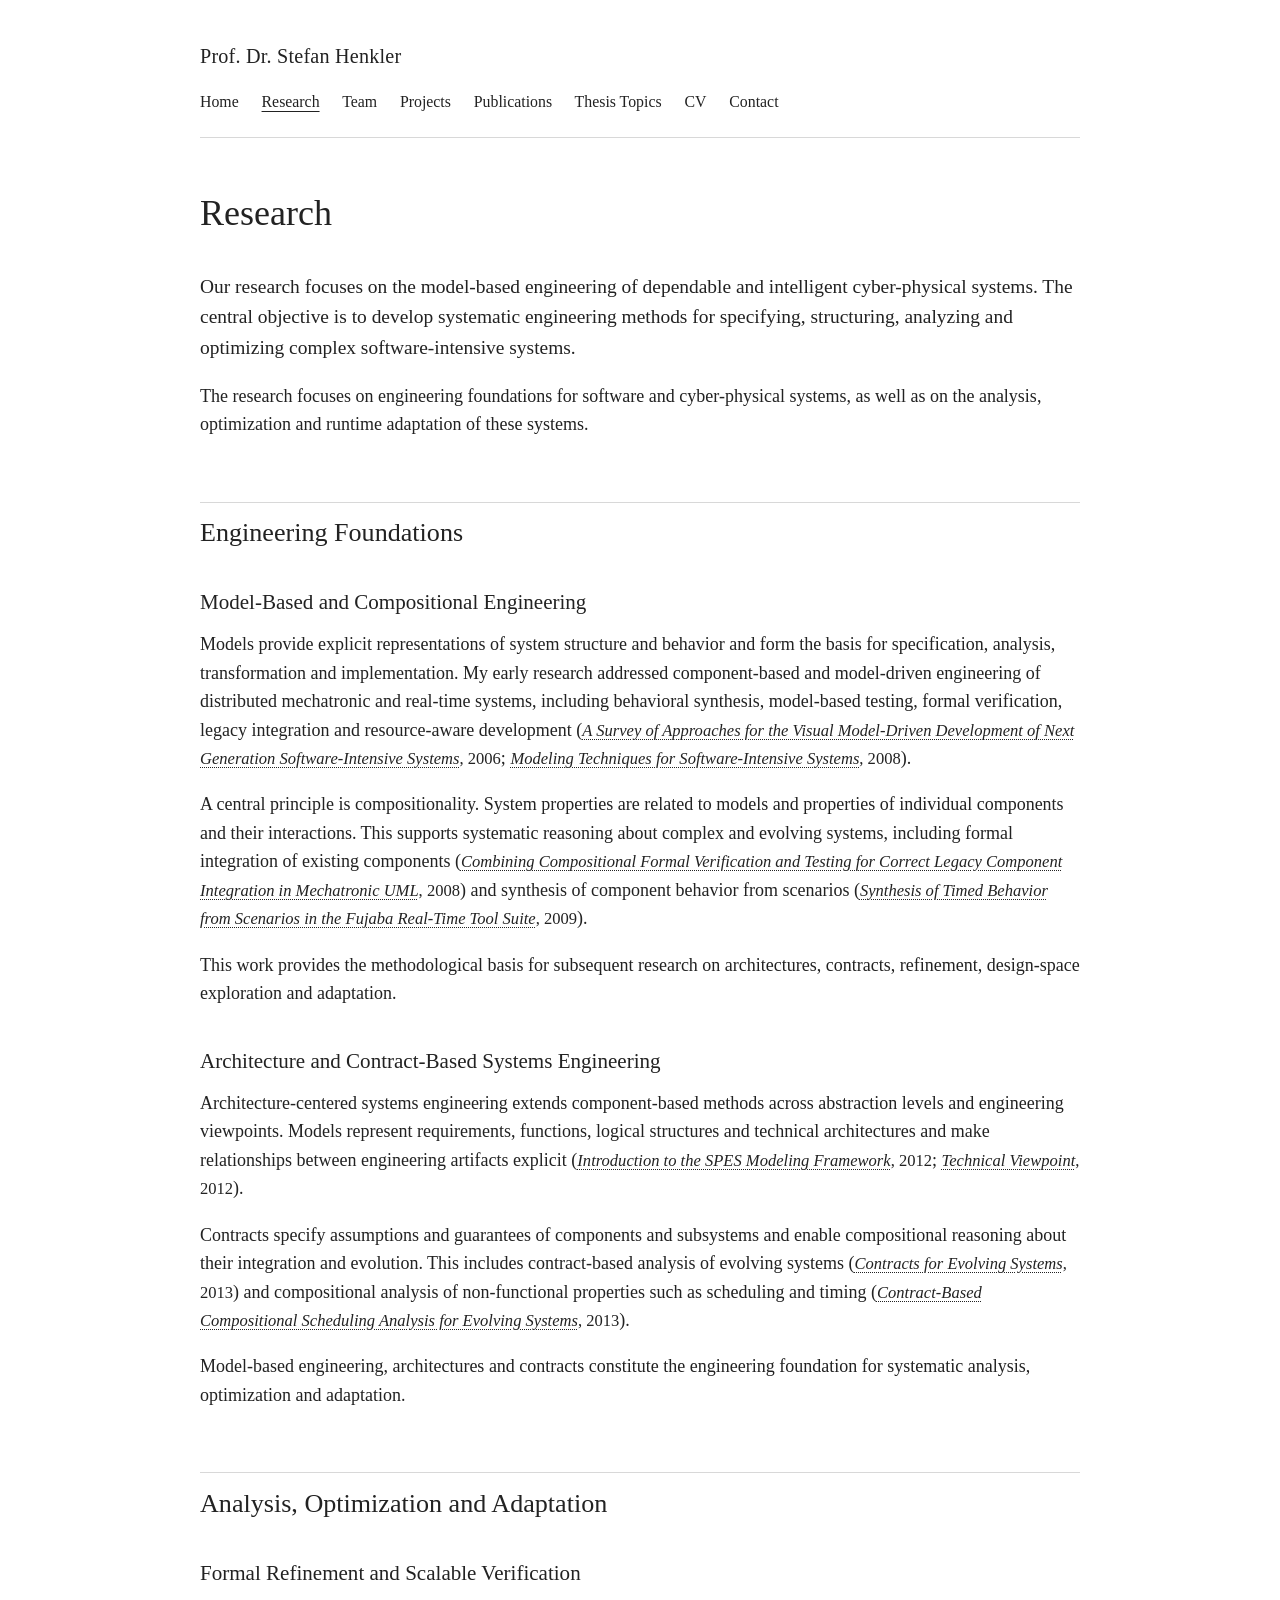
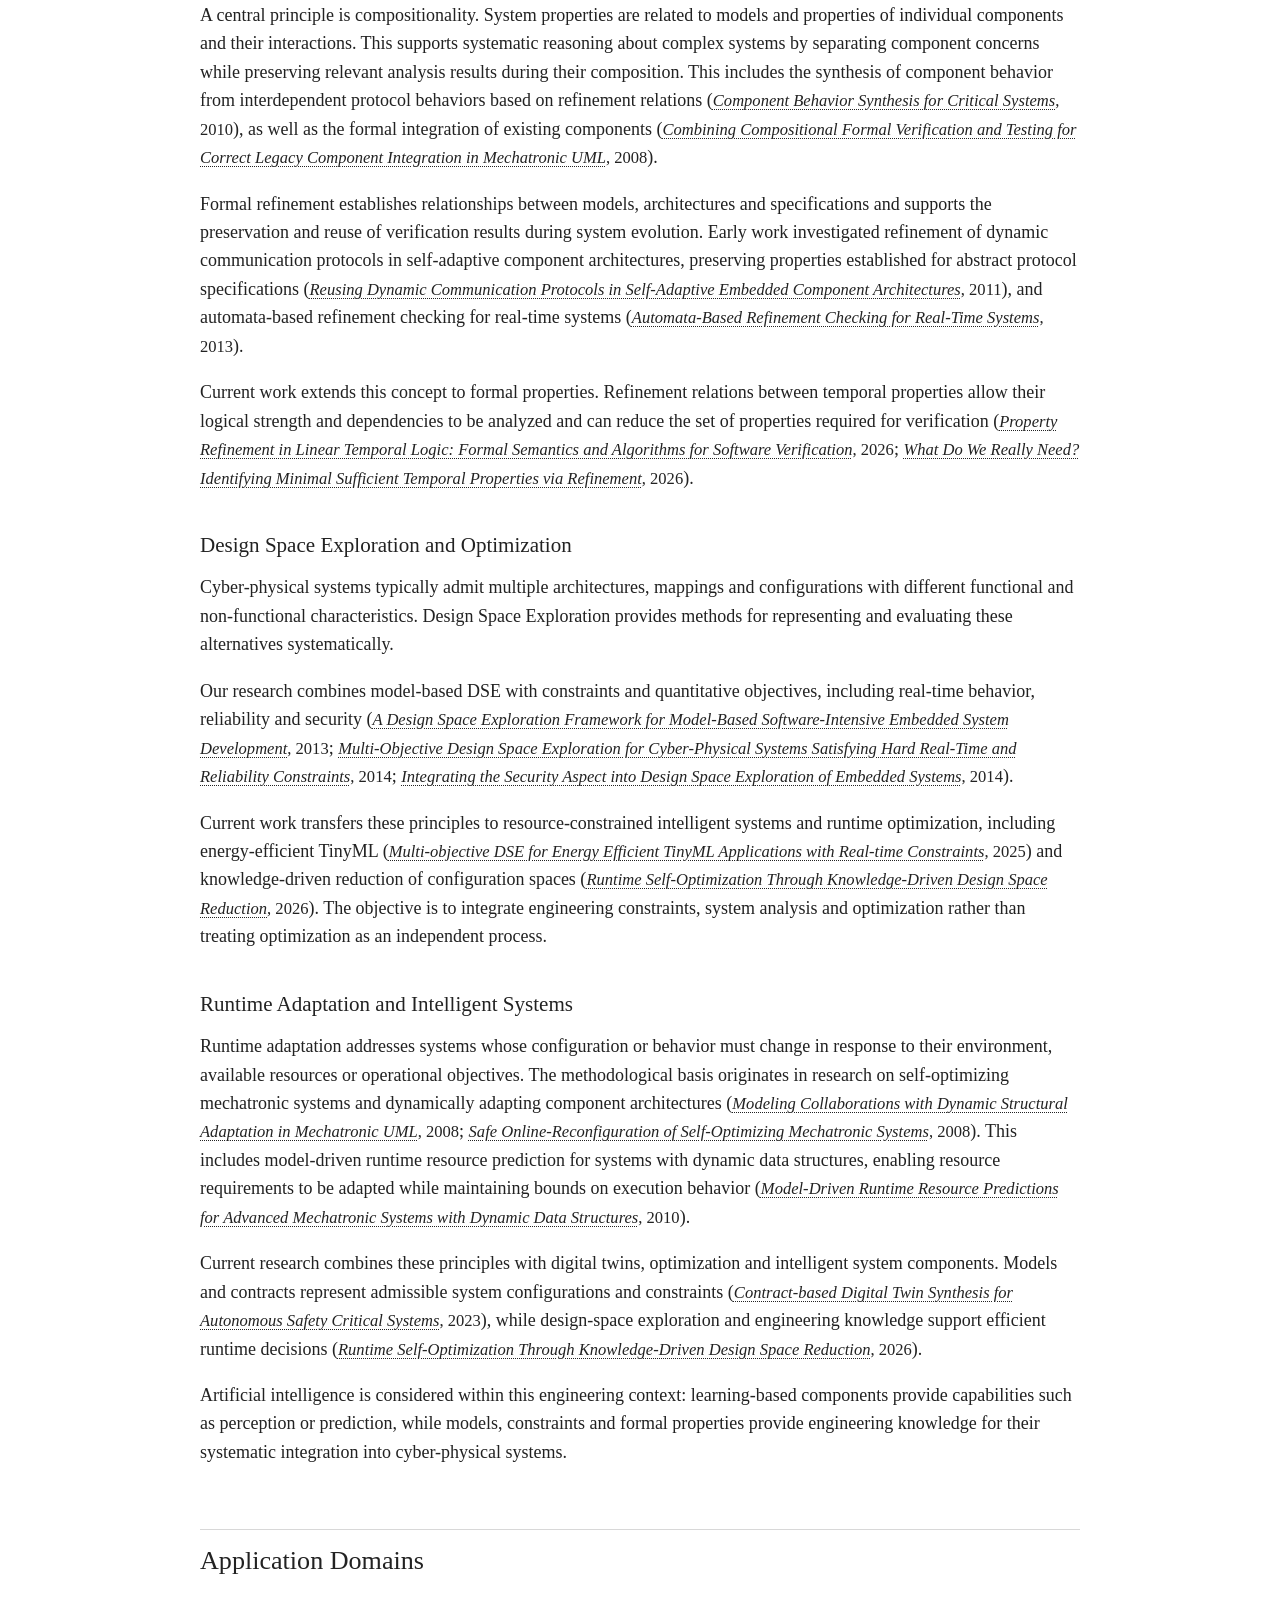
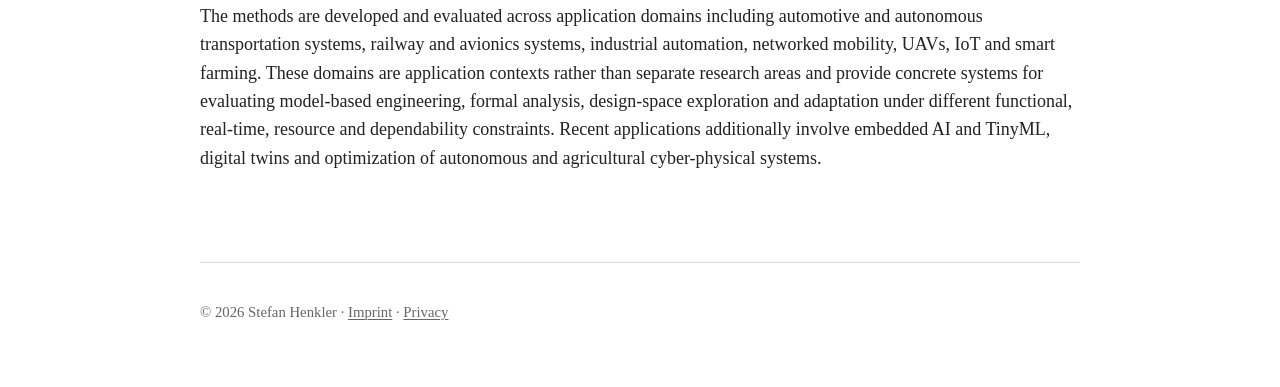
<file: research/index.html>
<!DOCTYPE html>
<html lang="en">
<head>
  <meta charset="utf-8">
  <meta name="viewport" content="width=device-width, initial-scale=1">
  <meta name="description" content="Research of Prof. Dr. Stefan Henkler on model-based engineering of dependable and intelligent cyber-physical systems.">
  <title>Research | Prof. Dr. Stefan Henkler</title>
  <link rel="stylesheet" href="../assets/css/style.css">
</head>
<body>
<header>
  <p class="site-title"><a href="../index.html">Prof. Dr. Stefan Henkler</a></p>
  <nav aria-label="Main navigation"><a href="../index.html">Home</a> <a href="../research/" aria-current="page">Research</a> <a href="../team/">Team</a> <a href="../projects/">Projects</a> <a href="../publications/">Publications</a> <a href="../thesis-topics/">Thesis Topics</a> <a href="../cv/">CV</a> <a href="../contact/">Contact</a></nav>
</header>
<main>
  <h1>Research</h1>
  <p class="lead">Our research focuses on the model-based engineering of dependable and intelligent cyber-physical systems. The central objective is to develop systematic engineering methods for specifying, structuring, analyzing and optimizing complex software-intensive systems.</p>
  <p>The research focuses on engineering foundations for software and cyber-physical systems, as well as on the analysis, optimization and runtime adaptation of these systems.</p>

  <h2>Engineering Foundations</h2>
  <h3>Model-Based and Compositional Engineering</h3>
  <p>Models provide explicit representations of system structure and behavior and form the basis for specification, analysis, transformation and implementation. My early research addressed component-based and model-driven engineering of distributed mechatronic and real-time systems, including behavioral synthesis, model-based testing, formal verification, legacy integration and resource-aware development (<span class="research-citation"><a href="../publications/#pub-GieseHenkler2006Survey"><cite>A Survey of Approaches for the Visual Model-Driven Development of Next Generation Software-Intensive Systems</cite></a>, 2006</span>; <span class="research-citation"><a href="../publications/#pub-GieseEtAl2008ModelingTechniques"><cite>Modeling Techniques for Software-Intensive Systems</cite></a>, 2008</span>).</p>
  <p>A central principle is compositionality. System properties are related to models and properties of individual components and their interactions. This supports systematic reasoning about complex and evolving systems, including formal integration of existing components (<span class="research-citation"><a href="../publications/#pub-GieseHenklerHirsch2008Legacy"><cite>Combining Compositional Formal Verification and Testing for Correct Legacy Component Integration in Mechatronic UML</cite></a>, 2008</span>) and synthesis of component behavior from scenarios (<span class="research-citation"><a href="../publications/#pub-HenklerEtAl2009TimedBehavior"><cite>Synthesis of Timed Behavior from Scenarios in the Fujaba Real-Time Tool Suite</cite></a>, 2009</span>).</p>
  <p>This work provides the methodological basis for subsequent research on architectures, contracts, refinement, design-space exploration and adaptation.</p>

  <h3>Architecture and Contract-Based Systems Engineering</h3>
  <p>Architecture-centered systems engineering extends component-based methods across abstraction levels and engineering viewpoints. Models represent requirements, functions, logical structures and technical architectures and make relationships between engineering artifacts explicit (<span class="research-citation"><a href="../publications/#pub-BroyEtAl2012SPESFramework"><cite>Introduction to the SPES Modeling Framework</cite></a>, 2012</span>; <span class="research-citation"><a href="../publications/#pub-WeberEtAl2012TechnicalViewpoint"><cite>Technical Viewpoint</cite></a>, 2012</span>).</p>
  <p>Contracts specify assumptions and guarantees of components and subsystems and enable compositional reasoning about their integration and evolution. This includes contract-based analysis of evolving systems (<span class="research-citation"><a href="../publications/#pub-etzien2013contracts"><cite>Contracts for Evolving Systems</cite></a>, 2013</span>) and compositional analysis of non-functional properties such as scheduling and timing (<span class="research-citation"><a href="../publications/#pub-GezginEtAl2013ContractScheduling"><cite>Contract-Based Compositional Scheduling Analysis for Evolving Systems</cite></a>, 2013</span>).</p>
  <p>Model-based engineering, architectures and contracts constitute the engineering foundation for systematic analysis, optimization and adaptation.</p>

  <h2>Analysis, Optimization and Adaptation</h2>
  <h3>Formal Refinement and Scalable Verification</h3>
<p>
  A central principle is compositionality. System properties are related to models and properties of individual components and their interactions.
  This supports systematic reasoning about complex systems by separating component concerns while preserving relevant analysis results during their composition. This includes the synthesis of component behavior from interdependent protocol behaviors based on refinement relations
  (<span class="research-citation"><a href="../publications/#pub-EckardtHenkler2010ComponentBehavior"><cite>Component
  Behavior Synthesis for Critical Systems</cite></a>, 2010</span>), as well as
  the formal integration of existing components
  (<span class="research-citation"><a href="../publications/#pub-GieseHenklerHirsch2008Legacy"><cite>Combining
  Compositional Formal Verification and Testing for Correct Legacy Component
  Integration in Mechatronic UML</cite></a>, 2008</span>).
</p>

<p>
  Formal refinement establishes relationships between models, architectures and
  specifications and supports the preservation and reuse of verification results
  during system evolution. Early work investigated refinement of dynamic
  communication protocols in self-adaptive component architectures, preserving
  properties established for abstract protocol specifications
  (<span class="research-citation"><a href="../publications/#pub-HeinzemannHenkler2011Protocols"><cite>Reusing
  Dynamic Communication Protocols in Self-Adaptive Embedded Component
  Architectures</cite></a>, 2011</span>), and automata-based refinement checking
  for real-time systems
  (<span class="research-citation"><a href="../publications/#pub-BrennerEtAl2013Refinement"><cite>Automata-Based
  Refinement Checking for Real-Time Systems</cite></a>, 2013</span>).
</p>

 <p>Current work extends this concept to formal properties. Refinement relations between temporal properties allow their logical strength and dependencies to be analyzed and can reduce the set of properties required for verification (<span class="research-citation"><a href="../publications/#pub-10.1145-3808127"><cite>Property Refinement in Linear Temporal Logic: Formal Semantics and Algorithms for Software Verification</cite></a>, 2026</span>; <span class="research-citation"><a href="../publications/#pub-BrodoScaloraHenkler2026MinimalTemporalProperties"><cite>What Do We Really Need? Identifying Minimal Sufficient Temporal Properties via Refinement</cite></a>, 2026</span>).</p>


  <h3>Design Space Exploration and Optimization</h3>
  <p>Cyber-physical systems typically admit multiple architectures, mappings and configurations with different functional and non-functional characteristics. Design Space Exploration provides methods for representing and evaluating these alternatives systematically.</p>
  <p>Our research combines model-based DSE with constraints and quantitative objectives, including real-time behavior, reliability and security (<span class="research-citation"><a href="../publications/#pub-BukerEtAl2013DSEFramework"><cite>A Design Space Exploration Framework for Model-Based Software-Intensive Embedded System Development</cite></a>, 2013</span>; <span class="research-citation"><a href="../publications/#pub-WeberHenklerRettberg2014MultiObjectiveDSE"><cite>Multi-Objective Design Space Exploration for Cyber-Physical Systems Satisfying Hard Real-Time and Reliability Constraints</cite></a>, 2014</span>; <span class="research-citation"><a href="../publications/#pub-stierand2014integrating"><cite>Integrating the Security Aspect into Design Space Exploration of Embedded Systems</cite></a>, 2014</span>).</p>
  <p>Current work transfers these principles to resource-constrained intelligent systems and runtime optimization, including energy-efficient TinyML (<span class="research-citation"><a href="../publications/#pub-ScaloraDrechselHenkler2025TinyMLPoster"><cite>Multi-objective DSE for Energy Efficient TinyML Applications with Real-time Constraints</cite></a>, 2025</span>) and knowledge-driven reduction of configuration spaces (<span class="research-citation"><a href="../publications/#pub-BrodoScaloraHenkler2026RuntimeSelfOptimization"><cite>Runtime Self-Optimization Through Knowledge-Driven Design Space Reduction</cite></a>, 2026</span>). The objective is to integrate engineering constraints, system analysis and optimization rather than treating optimization as an independent process.</p>

  <h3>Runtime Adaptation and Intelligent Systems</h3>
 
  <p>
  Runtime adaptation addresses systems whose configuration or behavior must
  change in response to their environment, available resources or operational
  objectives. The methodological basis originates in research on self-optimizing
  mechatronic systems and dynamically adapting component architectures
  (<span class="research-citation"><a href="../publications/#pub-HirschHenklerGiese2008DynamicAdaptation"><cite>Modeling
  Collaborations with Dynamic Structural Adaptation in Mechatronic UML</cite></a>,
  2008</span>;
  <span class="research-citation"><a href="../publications/#pub-osmic2008safe"><cite>Safe
  Online-Reconfiguration of Self-Optimizing Mechatronic Systems</cite></a>,
  2008</span>). This includes model-driven runtime resource prediction for
  systems with dynamic data structures, enabling resource requirements to be
  adapted while maintaining bounds on execution behavior
  (<span class="research-citation"><a href="../publications/#pub-HOGS10"><cite>Model-Driven
  Runtime Resource Predictions for Advanced Mechatronic Systems with Dynamic
  Data Structures</cite></a>, 2010</span>).
</p>
  
  <p>Current research combines these principles with digital twins, optimization and intelligent system components. Models and contracts represent admissible system configurations and constraints (<span class="research-citation"><a href="../publications/#pub-HenklerHirsch2023ContractBasedDigitalTwin"><cite>Contract-based Digital Twin Synthesis for Autonomous Safety Critical Systems</cite></a>, 2023</span>), while design-space exploration and engineering knowledge support efficient runtime decisions (<span class="research-citation"><a href="../publications/#pub-BrodoScaloraHenkler2026RuntimeSelfOptimization"><cite>Runtime Self-Optimization Through Knowledge-Driven Design Space Reduction</cite></a>, 2026</span>).</p>
  <p>Artificial intelligence is considered within this engineering context: learning-based components provide capabilities such as perception or prediction, while models, constraints and formal properties provide engineering knowledge for their systematic integration into cyber-physical systems.</p>

  <h2>Application Domains</h2>
  <p>The methods are developed and evaluated across application domains including automotive and autonomous transportation systems, railway and avionics systems, industrial automation, networked mobility, UAVs, IoT and smart farming. These domains are application contexts rather than separate research areas and provide concrete systems for evaluating model-based engineering, formal analysis, design-space exploration and adaptation under different functional, real-time, resource and dependability constraints. Recent applications additionally involve embedded AI and TinyML, digital twins and optimization of autonomous and agricultural cyber-physical systems.</p>


</main>
<footer><p>&copy; 2026 Stefan Henkler &middot; <a href="../impressum.html">Imprint</a> &middot; <a href="../datenschutz.html">Privacy</a></p></footer>
</body>
</html>
</file>
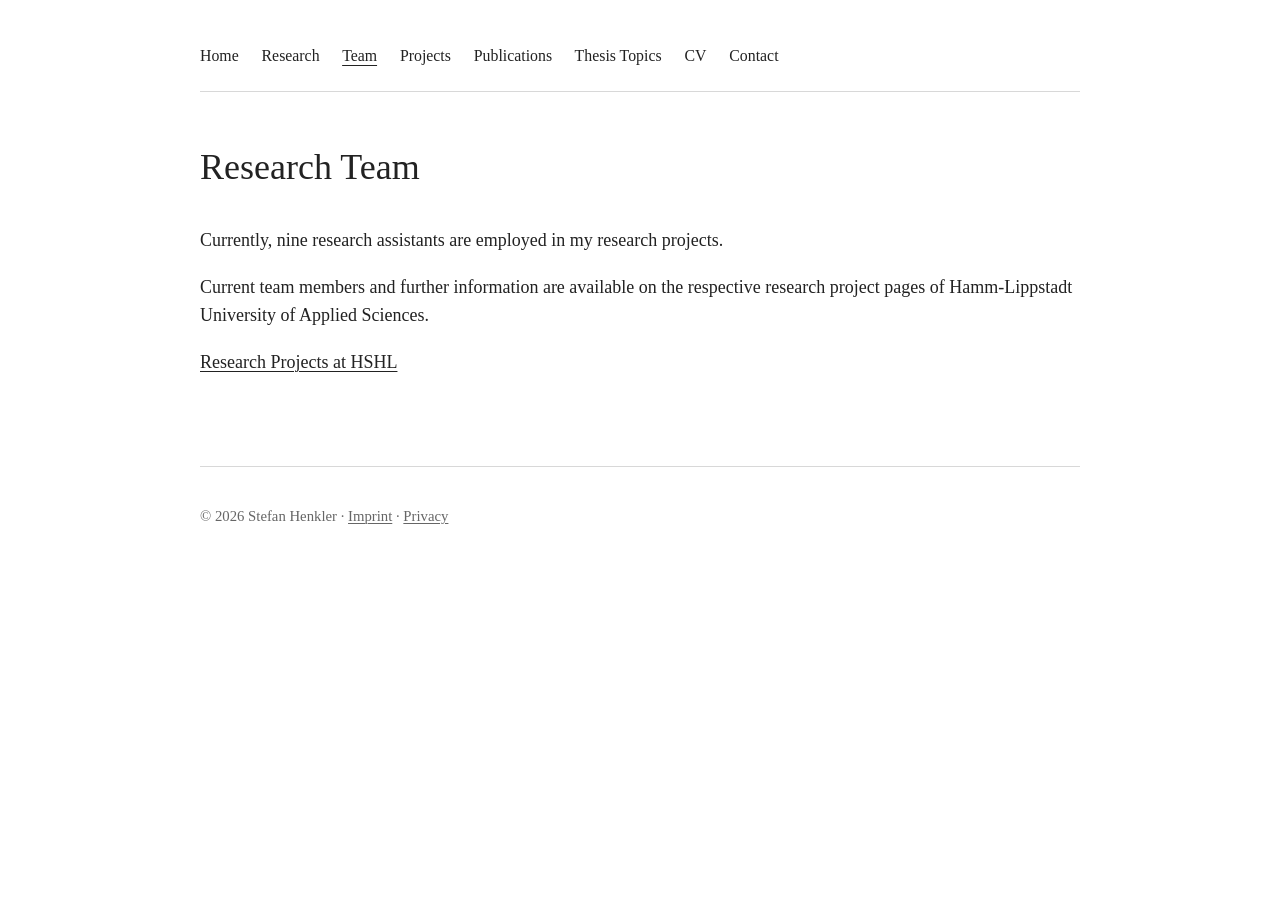
<file: team/index.html>
<!DOCTYPE html>
<html lang="en">
<head>
  <meta charset="utf-8">
  <meta name="viewport" content="width=device-width, initial-scale=1">
  <meta name="description" content="Research team of Prof. Dr. Stefan Henkler at Hamm-Lippstadt University of Applied Sciences.">
  <title>Team | Prof. Dr. Stefan Henkler</title>
  <link rel="stylesheet" href="../assets/css/style.css">
</head>
<body>
<header>
  <nav aria-label="Main navigation"><a href="../index.html">Home</a> <a href="../research/">Research</a> <a href="../team/" aria-current="page">Team</a> <a href="../projects/">Projects</a> <a href="../publications/">Publications</a> <a href="../thesis-topics/">Thesis Topics</a> <a href="../cv/">CV</a> <a href="../contact/">Contact</a></nav>
</header>

<main>
  <h1>Research Team</h1>

  <p>Currently, nine research assistants are employed in my research projects.</p>

  <p>Current team members and further information are available on the respective research project pages of Hamm-Lippstadt University of Applied Sciences.</p>

  <p><a href="https://www.hshl.de/forschung-unternehmen/forschungsprojekte/">Research Projects at HSHL</a></p>
</main>

<footer><p>&copy; 2026 Stefan Henkler &middot; <a href="../impressum.html">Imprint</a> &middot; <a href="../datenschutz.html">Privacy</a></p></footer>
</body>
</html>
</file>
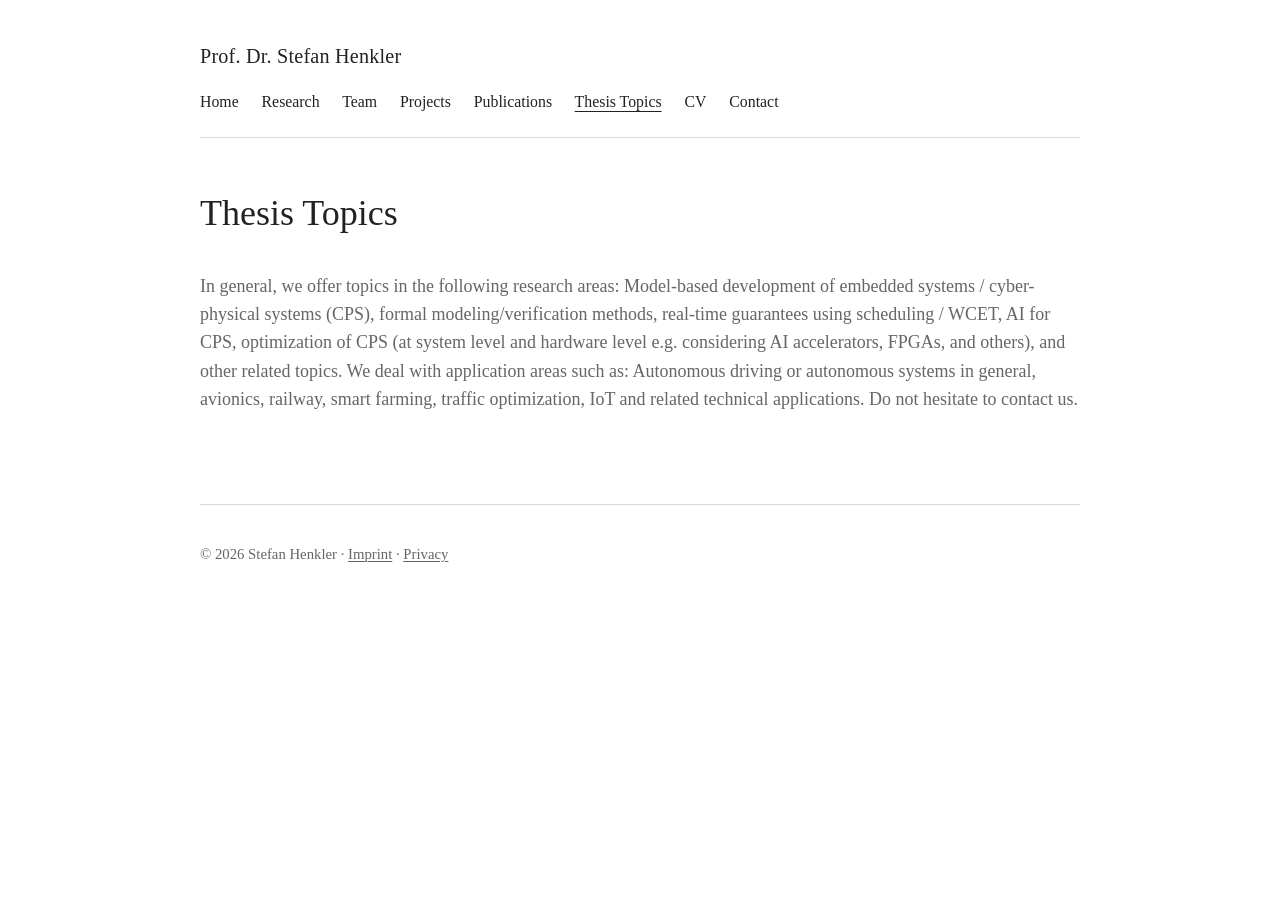
<file: thesis-topics/index.html>
<!DOCTYPE html>
<html lang="en">
<head>
  <meta charset="utf-8">
  <meta name="viewport" content="width=device-width, initial-scale=1">
  <meta name="description" content="Research of Prof. Dr. Stefan Henkler on model-based engineering of dependable and intelligent cyber-physical systems.">
  <title>Thesis Topics | Prof. Dr. Stefan Henkler</title>
  <link rel="stylesheet" href="../assets/css/style.css">
</head>
<body>
<header>
  <p class="site-title"><a href="../index.html">Prof. Dr. Stefan Henkler</a></p>
  <nav aria-label="Main navigation"><a href="../index.html">Home</a> <a href="../research/">Research</a> <a href="../team/">Team</a> <a href="../projects/">Projects</a> <a href="../publications/">Publications</a> <a href="../thesis-topics/" aria-current="page">Thesis Topics</a> <a href="../cv/">CV</a> <a href="../contact/">Contact</a></nav>
</header>
<main>
  <h1>Thesis Topics</h1>
  <p class="placeholder">In general, we offer topics in the following research areas: Model-based development of embedded systems / cyber-physical systems (CPS), formal modeling/verification methods, real-time guarantees using scheduling / WCET, AI for CPS, optimization of CPS (at system level and hardware level e.g. considering AI accelerators, FPGAs, and others), and other related topics. We deal with application areas such as: Autonomous driving or autonomous systems in general, avionics, railway, smart farming, traffic optimization, IoT and related technical applications. Do not hesitate to contact us. </p>
</main>
<footer><p>&copy; 2026 Stefan Henkler &middot; <a href="../impressum.html">Imprint</a> &middot; <a href="../datenschutz.html">Privacy</a></p></footer>
</body>
</html>
</file>
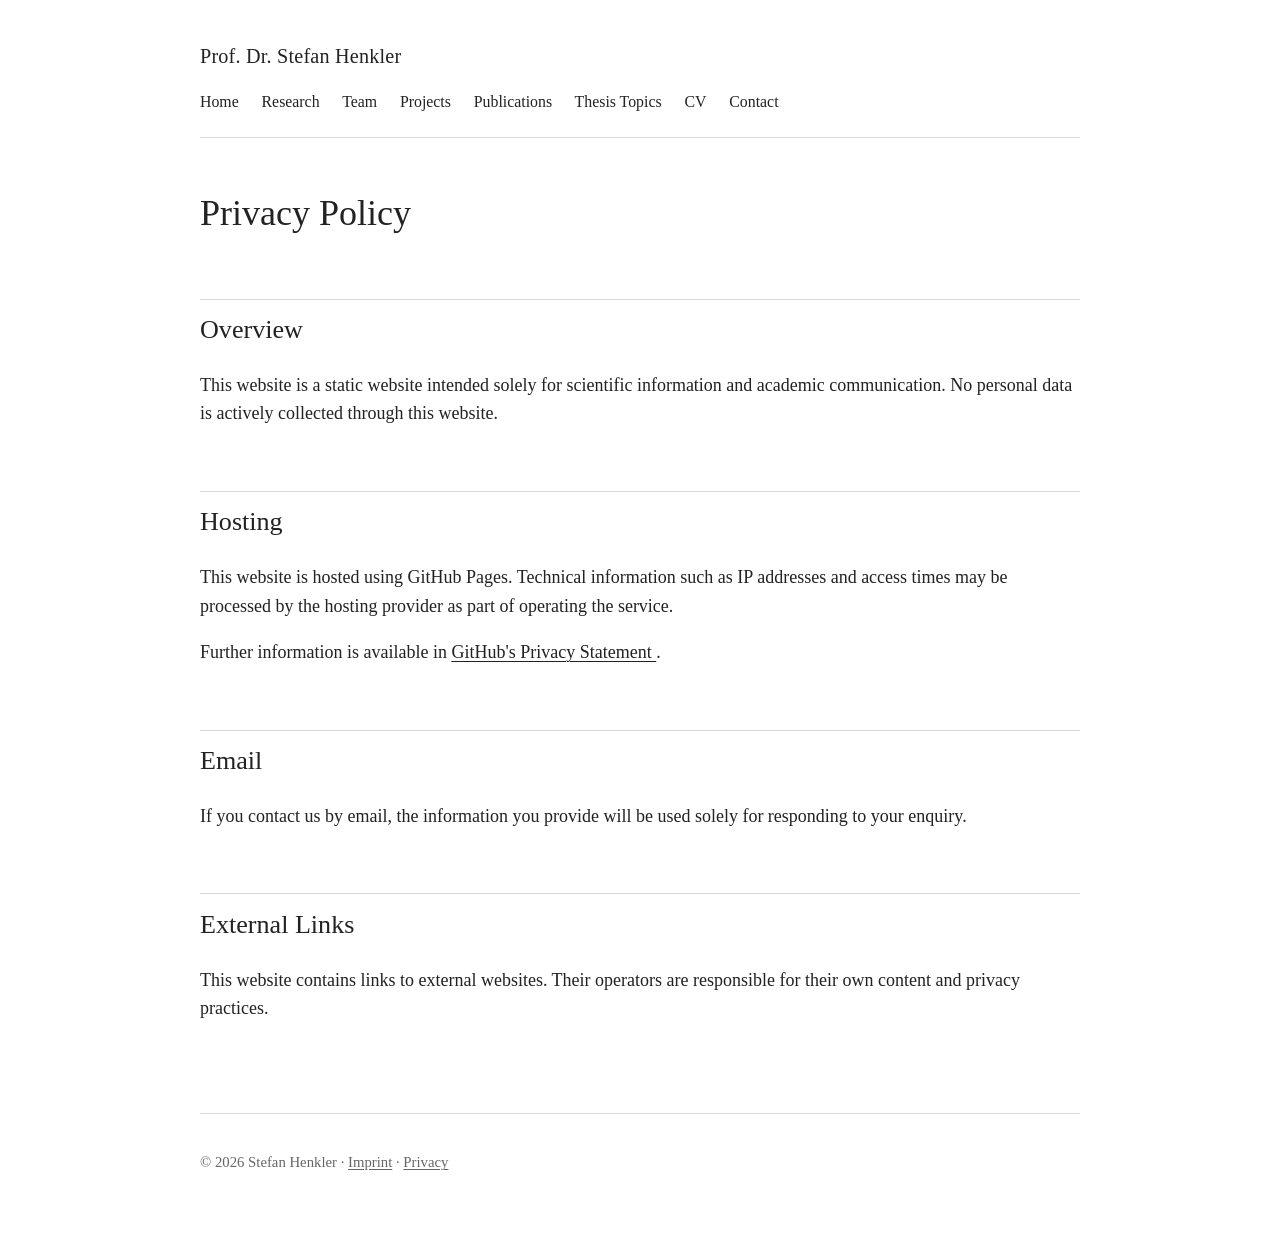
<file: datenschutz.html>
<!DOCTYPE html>
<html lang="en">
<head>
  <meta charset="utf-8">
  <meta name="viewport" content="width=device-width, initial-scale=1">
  <meta name="description" content="Privacy information for this static scientific website.">
  <title>Privacy | Prof. Dr. Stefan Henkler – Research</title>
  <link rel="stylesheet" href="assets/css/style.css">
</head>
<body>
  <header>
    <p class="site-title"><a href="index.html">Prof. Dr. Stefan Henkler</a></p>
    <nav aria-label="Main navigation">
      <a href="index.html">Home</a> <a href="research/">Research</a> <a href="team/">Team</a> <a href="projects/">Projects</a> <a href="publications/">Publications</a> <a href="thesis-topics/">Thesis Topics</a> <a href="cv/">CV</a> <a href="contact/">Contact</a>
    </nav>
  </header>

  <main>
   <h1>Privacy Policy</h1>

<section class="privacy-section">
    <h2>Overview</h2>

    <p>
        This website is a static website intended solely for scientific
        information and academic communication. No personal data is actively
        collected through this website.
    </p>
</section>


<section class="privacy-section">
    <h2>Hosting</h2>

    <p>
        This website is hosted using GitHub Pages. Technical information such
        as IP addresses and access times may be processed by the hosting
        provider as part of operating the service.
    </p>

    <p>
        Further information is available in
        <a href="https://docs.github.com/en/site-policy/privacy-policies/github-general-privacy-statement"
           target="_blank" rel="noopener">
            GitHub's Privacy Statement
        </a>.
    </p>
</section>


<section class="privacy-section">
    <h2>Email</h2>

    <p>
        If you contact us by email, the information you provide will be used
        solely for responding to your enquiry.
    </p>
</section>


<section class="privacy-section">
    <h2>External Links</h2>

    <p>
        This website contains links to external websites. Their operators are
        responsible for their own content and privacy practices.
    </p>
</section>
  </main>

  <footer>
    <p>
      &copy; 2026 Stefan Henkler
      &middot; <a href="impressum.html">Imprint</a>
      &middot; <a href="datenschutz.html">Privacy</a>
    </p>
  </footer>
</body>
</html>
</file>
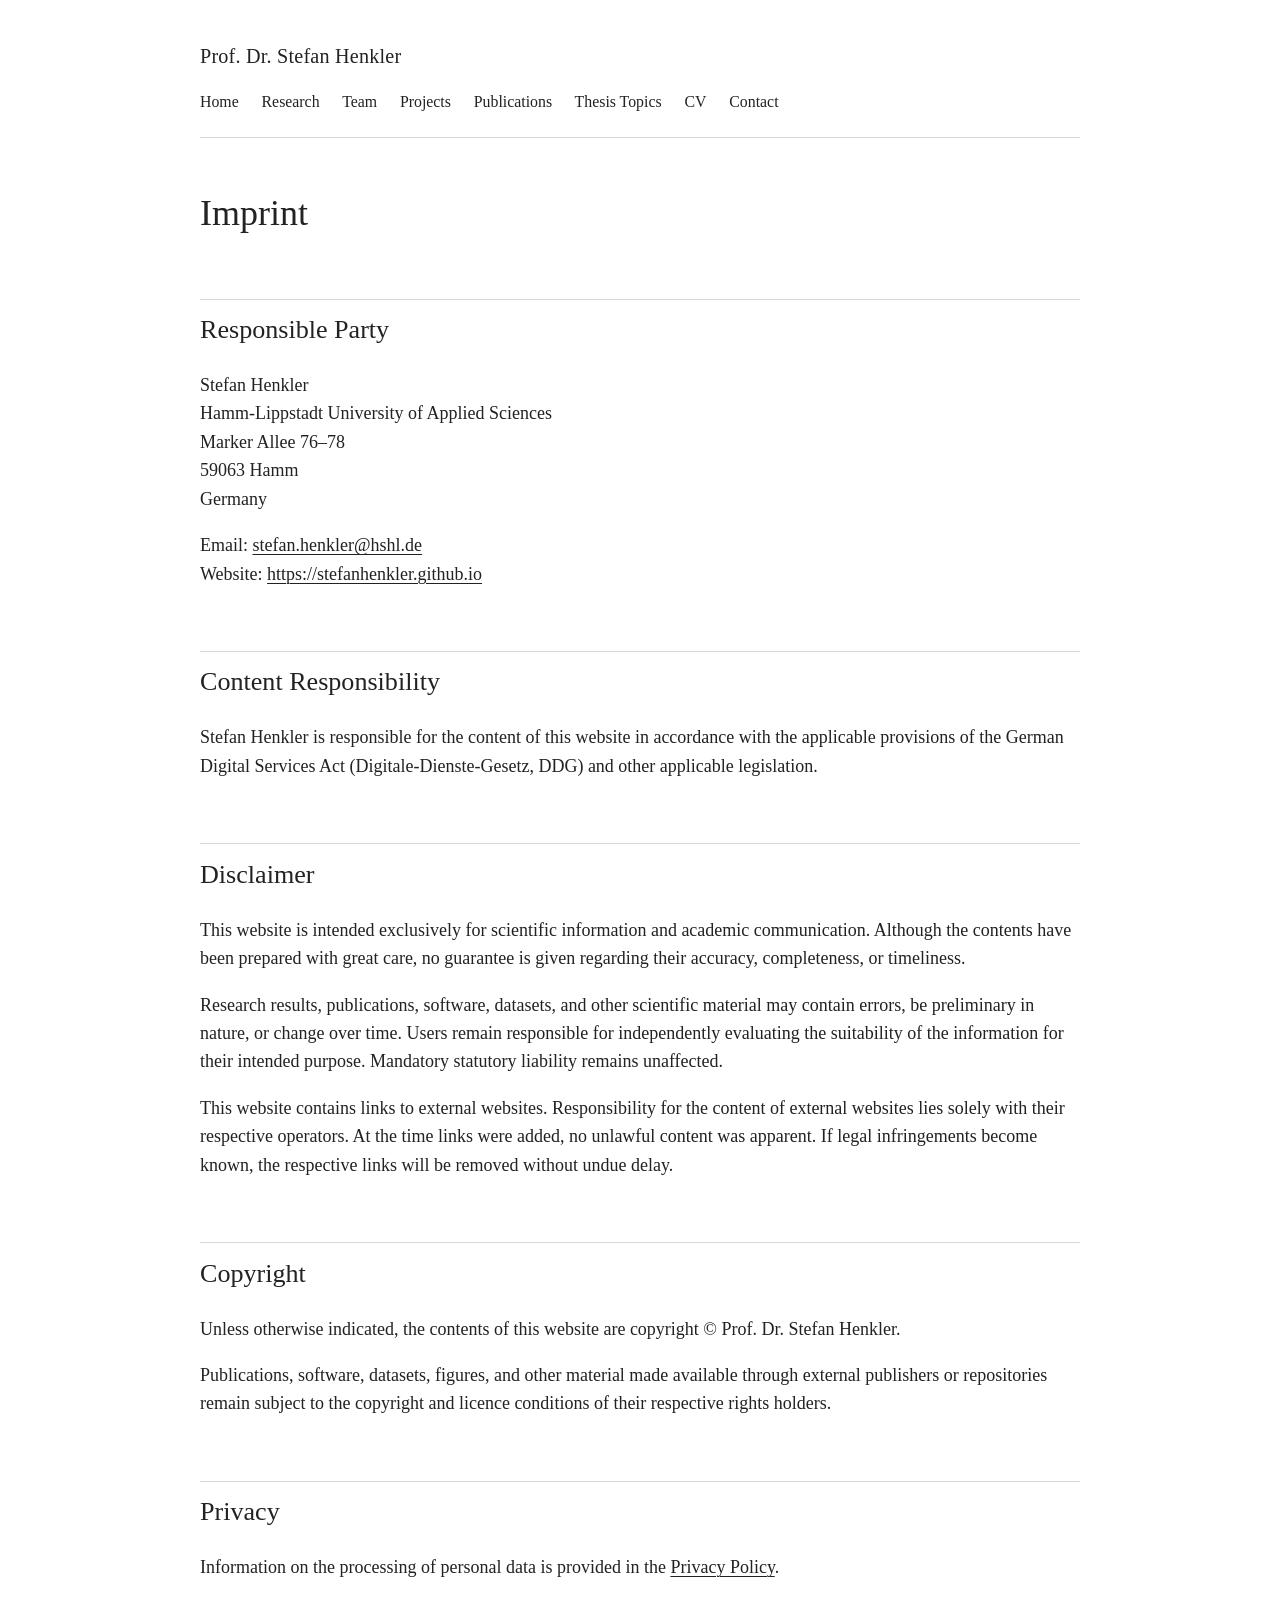
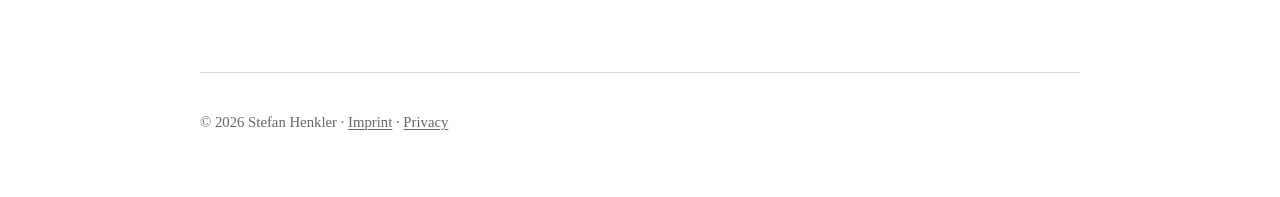
<file: impressum.html>
<!DOCTYPE html>
<html lang="en">
<head>
  <meta charset="utf-8">
  <meta name="viewport" content="width=device-width, initial-scale=1">
  <meta name="description" content="Provider information, liability information, external-link notice, and copyright information.">
  <title>Imprint | Prof. Dr. Stefan Henkler – Research</title>
  <link rel="stylesheet" href="assets/css/style.css">
</head>
<body>
  <header>
    <p class="site-title"><a href="index.html">Prof. Dr. Stefan Henkler</a></p>
    <nav aria-label="Main navigation">
      <a href="index.html">Home</a> <a href="research/">Research</a> <a href="team/">Team</a> <a href="projects/">Projects</a> <a href="publications/">Publications</a> <a href="thesis-topics/">Thesis Topics</a> <a href="cv/">CV</a> <a href="contact/">Contact</a>
    </nav>
  </header>

  <main>
    <h1>Imprint</h1>

<section class="imprint-section">
    <h2>Responsible Party</h2>

    <p>
        Stefan Henkler<br>
        Hamm-Lippstadt University of Applied Sciences<br>
        Marker Allee 76–78<br>
        59063 Hamm<br>
        Germany
    </p>

    <p>
        Email:
        <a href="mailto:[email]">stefan.henkler@hshl.de</a><br>

        Website:
        <a href="https://stefanhenkler.github.io">
            https://stefanhenkler.github.io
        </a>
    </p>
</section>


<section class="imprint-section">
    <h2>Content Responsibility</h2>

    <p>
        Stefan Henkler is responsible for the content of this website
        in accordance with the applicable provisions of the German
        Digital Services Act (Digitale-Dienste-Gesetz, DDG)
        and other applicable legislation.
    </p>
</section>


<section class="imprint-section">
    <h2>Disclaimer</h2>

    <p>
        This website is intended exclusively for scientific information and
        academic communication. Although the contents have been prepared with
        great care, no guarantee is given regarding their accuracy,
        completeness, or timeliness.
    </p>

    <p>
        Research results, publications, software, datasets, and other
        scientific material may contain errors, be preliminary in nature,
        or change over time. Users remain responsible for independently
        evaluating the suitability of the information for their intended
        purpose. Mandatory statutory liability remains unaffected.
    </p>

    <p>
        This website contains links to external websites.
        Responsibility for the content of external websites lies solely with
        their respective operators. At the time links were added, no unlawful
        content was apparent. If legal infringements become known, the
        respective links will be removed without undue delay.
    </p>
</section>


<section class="imprint-section">
    <h2>Copyright</h2>

    <p>
        Unless otherwise indicated, the contents of this website are
        copyright &copy; Prof. Dr. Stefan Henkler.
    </p>

    <p>
        Publications, software, datasets, figures, and other material made
        available through external publishers or repositories remain subject
        to the copyright and licence conditions of their respective rights
        holders.
    </p>
</section>


<section class="imprint-section">
    <h2>Privacy</h2>

    <p>
        Information on the processing of personal data is provided in the
        <a href="datenschutz.html">Privacy Policy</a>.
    </p>
</section>
  </main>

  <footer>
    <p>
      &copy; 2026 Stefan Henkler
      &middot; <a href="impressum.html">Imprint</a>
      &middot; <a href="datenschutz.html">Privacy</a>
    </p>
  </footer>
</body>
</html>
</file>
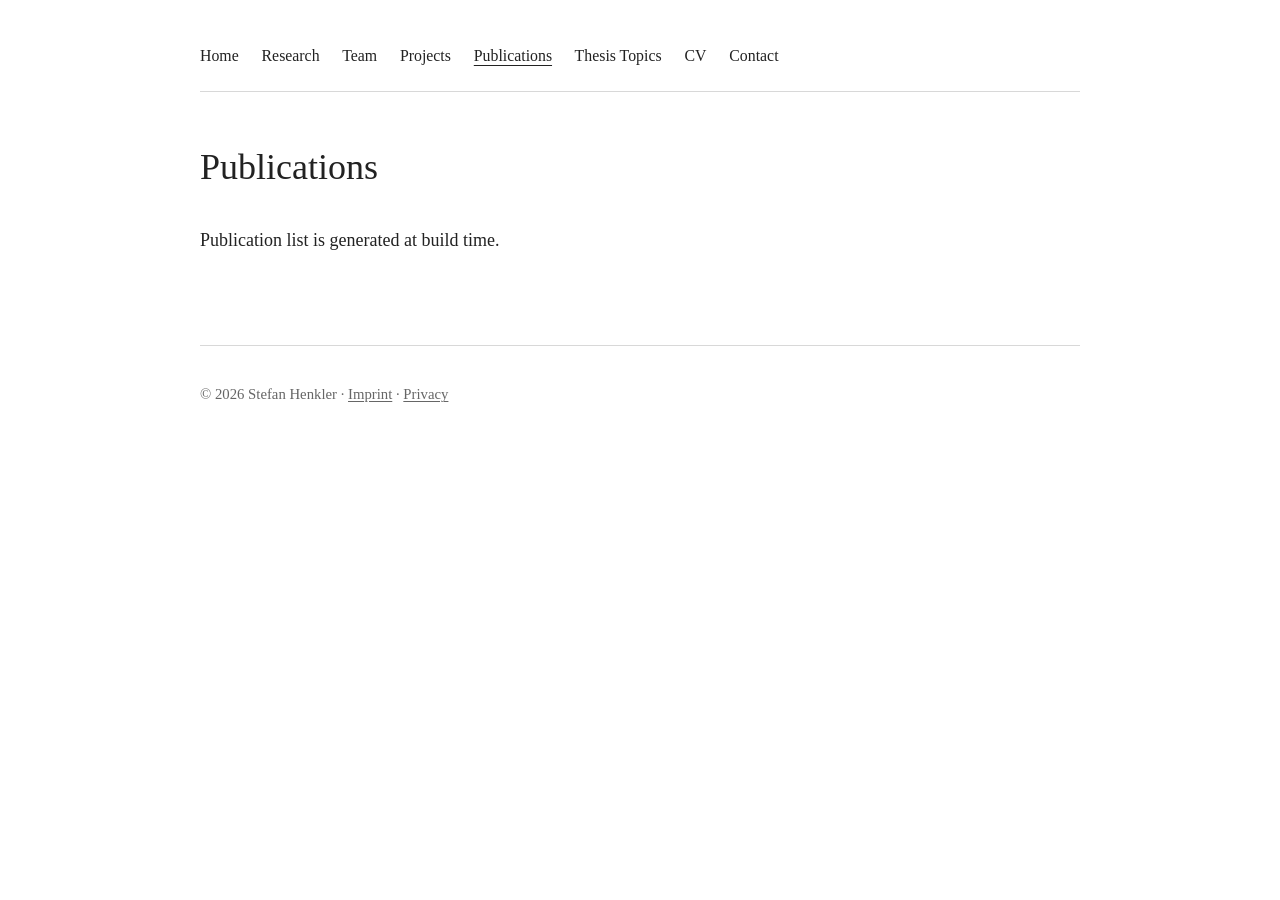
<file: publications/template.html>
<!DOCTYPE html>
<html lang="en">
<head>
  <meta charset="utf-8">
  <meta name="viewport" content="width=device-width, initial-scale=1">
  <meta name="description" content="Research of Prof. Dr. Stefan Henkler on model-based engineering of dependable and intelligent cyber-physical systems.">
  <title>Publications | Prof. Dr. Stefan Henkler</title>
  <link rel="stylesheet" href="../assets/css/style.css">
</head>
<body>
<header>
  <nav aria-label="Main navigation"><a href="../index.html">Home</a> <a href="../research/">Research</a> <a href="../team/">Team</a> <a href="../projects/">Projects</a> <a href="../publications/" aria-current="page">Publications</a> <a href="../thesis-topics/">Thesis Topics</a> <a href="../cv/">CV</a> <a href="../contact/">Contact</a></nav>
</header>
<main>
  <h1>Publications</h1>
  <!-- PUBLICATIONS:START -->
  <p>Publication list is generated at build time.</p>
  <!-- PUBLICATIONS:END -->
</main>
<footer><p>&copy; 2026 Stefan Henkler &middot; <a href="../impressum.html">Imprint</a> &middot; <a href="../datenschutz.html">Privacy</a></p></footer>
</body>
</html>
</file>
<file: assets/css/style.css>
:root { --text:#222; --muted:#666; --rule:#d8d8d8; --paper:#fff; --max:880px; }
* { box-sizing:border-box; }
html { background:var(--paper); color:var(--text); font-family: Georgia, "Times New Roman", serif; font-size:18px; line-height:1.58; }
body { margin:0; }
a { color:inherit; text-decoration-thickness:1px; text-underline-offset:.16em; }
a:hover { text-decoration-thickness:2px; }
header, main, footer { width:min(calc(100% - 3rem), var(--max)); margin-inline:auto; }
header { padding:2.3rem 0 1.1rem; border-bottom:1px solid var(--rule); }
.site-title { margin:0 0 .75rem; font-size:1.12rem; letter-spacing:.01em; }
.site-title a { text-decoration:none; }
nav { font-size:.88rem; line-height:1.9; }
nav a { margin-right:1.05rem; text-decoration:none; white-space:nowrap; }
nav a[aria-current="page"] { text-decoration:underline; text-underline-offset:.25em; }
main { padding:3rem 0 4rem; }
h1,h2,h3 { font-weight:normal; line-height:1.22; }
h1 { font-size:2rem; margin:0 0 2rem; }
h2 { font-size:1.45rem; margin:3.5rem 0 1.4rem; padding-top:.8rem; border-top:1px solid var(--rule); }
h3 { font-size:1.17rem; margin:2.3rem 0 .8rem; }
p { margin:.8rem 0 1rem; }
.lead { font-size:1.08rem; }
.research-citation { font-size:.92em; }
.research-citation a { text-decoration-style:dotted; }
.section-intro { color:#444; max-width:48rem; }
.research-chain { margin-top:2.2rem; font-size:.96rem; letter-spacing:.01em; }
.publications-toolbar { margin:0 0 2rem; font-size:.9rem; color:var(--muted); }
.year-group { margin:2.7rem 0 0; }
.year-group h2 { margin-bottom:.9rem; }
.publication { padding:.72rem 0 .82rem; border-bottom:1px solid #ececec; scroll-margin-top:1.5rem; }
.publication p { margin:0; }
.publication .authors { font-size:.94rem; }
.publication .title { margin:.12rem 0; }
.publication .venue { font-size:.91rem; color:#555; }
.publication .links { margin-top:.18rem; font-size:.84rem; color:#555; }
.publication .links a { margin-right:.7rem; }
footer { border-top:1px solid var(--rule); padding:1.3rem 0 2.5rem; font-size:.82rem; color:var(--muted); }
.placeholder { color:var(--muted); }
@media (max-width:640px){ html{font-size:17px} header,main,footer{width:min(calc(100% - 2rem),var(--max))} main{padding-top:2.2rem} nav a{margin-right:.7rem} }
</file>
